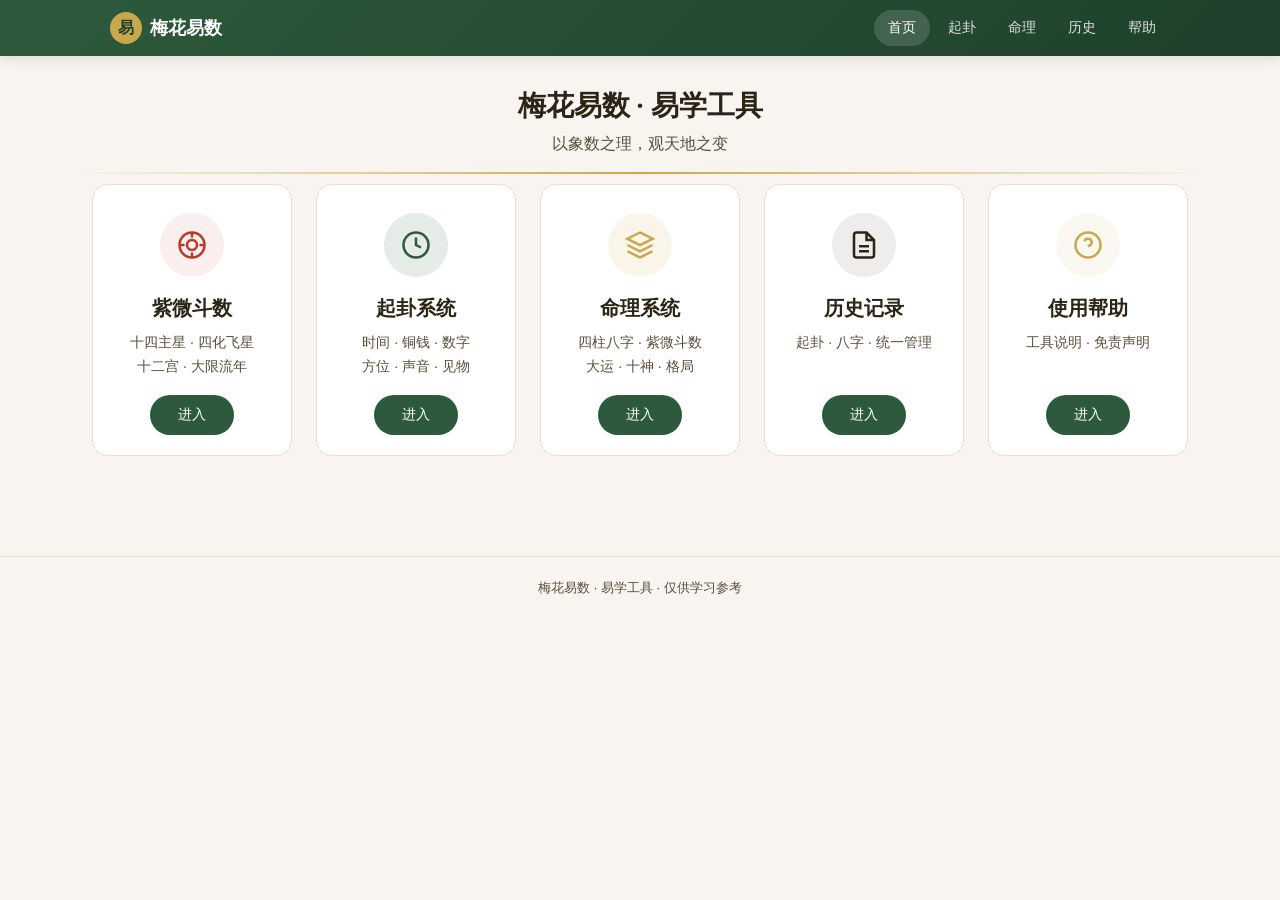
<file: index.html>
<!DOCTYPE html>
<html lang="zh-CN">
<head>
    <meta charset="UTF-8" />
    <meta name="viewport" content="width=device-width, initial-scale=1.0" />
    <title>梅花易数 · 首页</title>
    <link rel="stylesheet" href="css/style.css" />
    <style>
        .grid-3 { display: flex; flex-wrap: wrap; justify-content: center; gap: 24px; padding: 10px 0 20px 0; }
        .card-home { flex: 0 1 200px; min-width: 160px; max-width: 240px; background: white; border-radius: 16px; padding: 28px 16px 20px; text-align: center; border: 1px solid var(--xuan-border); transition: all 0.25s ease; display: flex; flex-direction: column; align-items: center; text-decoration: none; color: inherit; }
        .card-home:hover { transform: translateY(-4px); box-shadow: 0 8px 24px rgba(44,36,22,0.12); }
        .card-icon { width: 64px; height: 64px; border-radius: 50%; display: flex; align-items: center; justify-content: center; margin-bottom: 14px; }
        .card-icon svg { width: 30px; height: 30px; stroke-width: 2; fill: none; }
        .card-home h3 { font-size: 20px; font-weight: 700; margin-bottom: 6px; font-family: var(--font-serif); }
        .card-home p { font-size: 14px; color: var(--xuan-brown); margin-bottom: 16px; flex: 1; }
        .divider { height: 2px; background: linear-gradient(90deg, transparent, var(--xuan-gold), transparent); }
        @media (max-width: 480px) { .card-home { flex: 0 1 140px; min-width: 120px; padding: 20px 12px 16px; } }
    </style>
</head>
<body>
    <nav class="nav-main">
        <div class="nav-inner">
            <div class="nav-brand">
                <span class="nav-logo">易</span>
                <span class="nav-title">梅花易数</span>
            </div>
            <div class="nav-links">
                <a href="index.html" class="active">首页</a>
                <a href="qigua.html">起卦</a>
                <a href="mingli.html">命理</a>
                <a href="lishi.html">历史</a>
                <a href="bangzhu.html">帮助</a>
            </div>
        </div>
    </nav>
    <main class="container">
        <div class="text-center mb-10">
            <h2 class="page-title">梅花易数 · 易学工具</h2>
            <p class="page-subtitle">以象数之理，观天地之变</p>
            <div class="divider mx-auto w-48 mt-4"></div>
        </div>
        <div class="grid-3">
            <a href="ziwei.html" class="card-home">
                <div class="card-icon" style="background:rgba(184,58,42,0.08);">
                    <svg viewBox="0 0 24 24" stroke="#b83a2a" stroke-width="2" fill="none" width="30" height="30"><circle cx="12" cy="12" r="10"/><circle cx="12" cy="12" r="4"/><line x1="12" y1="2" x2="12" y2="6"/><line x1="12" y1="18" x2="12" y2="22"/><line x1="2" y1="12" x2="6" y2="12"/><line x1="18" y1="12" x2="22" y2="12"/></svg>
                </div>
                <h3>紫微斗数</h3>
                <p>十四主星 · 四化飞星<br>十二宫 · 大限流年</p>
                <span class="btn-primary-sm">进入</span>
            </a>
            <a href="qigua.html" class="card-home">
                <div class="card-icon" style="background:rgba(45,90,61,0.12);">
                    <svg viewBox="0 0 24 24" stroke="#2d5a3d"><circle cx="12" cy="12" r="10"/><polyline points="12 6 12 12 16 14"/></svg>
                </div>
                <h3>起卦系统</h3>
                <p>时间 · 铜钱 · 数字<br>方位 · 声音 · 见物</p>
                <span class="btn-primary-sm">进入</span>
            </a>
            <a href="mingli.html" class="card-home">
                <div class="card-icon" style="background:rgba(201,168,76,0.12);">
                    <svg viewBox="0 0 24 24" stroke="#c9a84c"><path d="M12 2L2 7l10 5 10-5-10-5z"/><path d="M2 17l10 5 10-5"/><path d="M2 12l10 5 10-5"/></svg>
                </div>
                <h3>命理系统</h3>
                <p>四柱八字 · 紫微斗数<br>大运 · 十神 · 格局</p>
                <span class="btn-primary-sm">进入</span>
            </a>
            <a href="lishi.html" class="card-home">
                <div class="card-icon" style="background:rgba(44,36,22,0.08);">
                    <svg viewBox="0 0 24 24" stroke="#2c2416"><path d="M14 2H6a2 2 0 0 0-2 2v16a2 2 0 0 0 2 2h12a2 2 0 0 0 2-2V8z"/><polyline points="14 2 14 8 20 8"/><line x1="16" y1="13" x2="8" y2="13"/><line x1="16" y1="17" x2="8" y2="17"/></svg>
                </div>
                <h3>历史记录</h3>
                <p>起卦 · 八字 · 统一管理</p>
                <span class="btn-primary-sm">进入</span>
            </a>
            <a href="bangzhu.html" class="card-home">
                <div class="card-icon" style="background:rgba(201,168,76,0.08);">
                    <svg viewBox="0 0 24 24" stroke="#c9a84c"><circle cx="12" cy="12" r="10"/><path d="M9.09 9a3 3 0 0 1 5.83 1c0 2-3 3-3 3"/><line x1="12" y1="17" x2="12.01" y2="17"/></svg>
                </div>
                <h3>使用帮助</h3>
                <p>工具说明 · 免责声明</p>
                <span class="btn-primary-sm">进入</span>
            </a>
        </div>
    </main>
    <footer class="footer">
        <p>梅花易数 · 易学工具 · 仅供学习参考</p>
    </footer>
    <script src="js/meihua-core.js"></script>
<script>
(function(){
    if(location.protocol === 'file:'){
        var div = document.createElement('div');
        div.style.cssText = 'position:fixed;top:0;left:0;right:0;z-index:9999;background:#b83a2a;color:#fff;padding:12px 16px;text-align:center;font-size:14px;line-height:1.6;';
        div.innerHTML = '⚠️ 检测到您正在用 <b>file://</b> 协议直接打开文件，这会导致部分功能（如企业微信通知）无法正常工作。<br>请使用本地服务器访问：在文件夹内运行 <code style="background:rgba(255,255,255,0.2);padding:2px 6px;border-radius:4px;">python -m http.server</code> 或 <code style="background:rgba(255,255,255,0.2);padding:2px 6px;border-radius:4px;">npx serve</code>，然后用 <b>http://localhost</b> 访问。';
        document.body.appendChild(div);
    }
})();
</script>
</body>
</html>
</file>
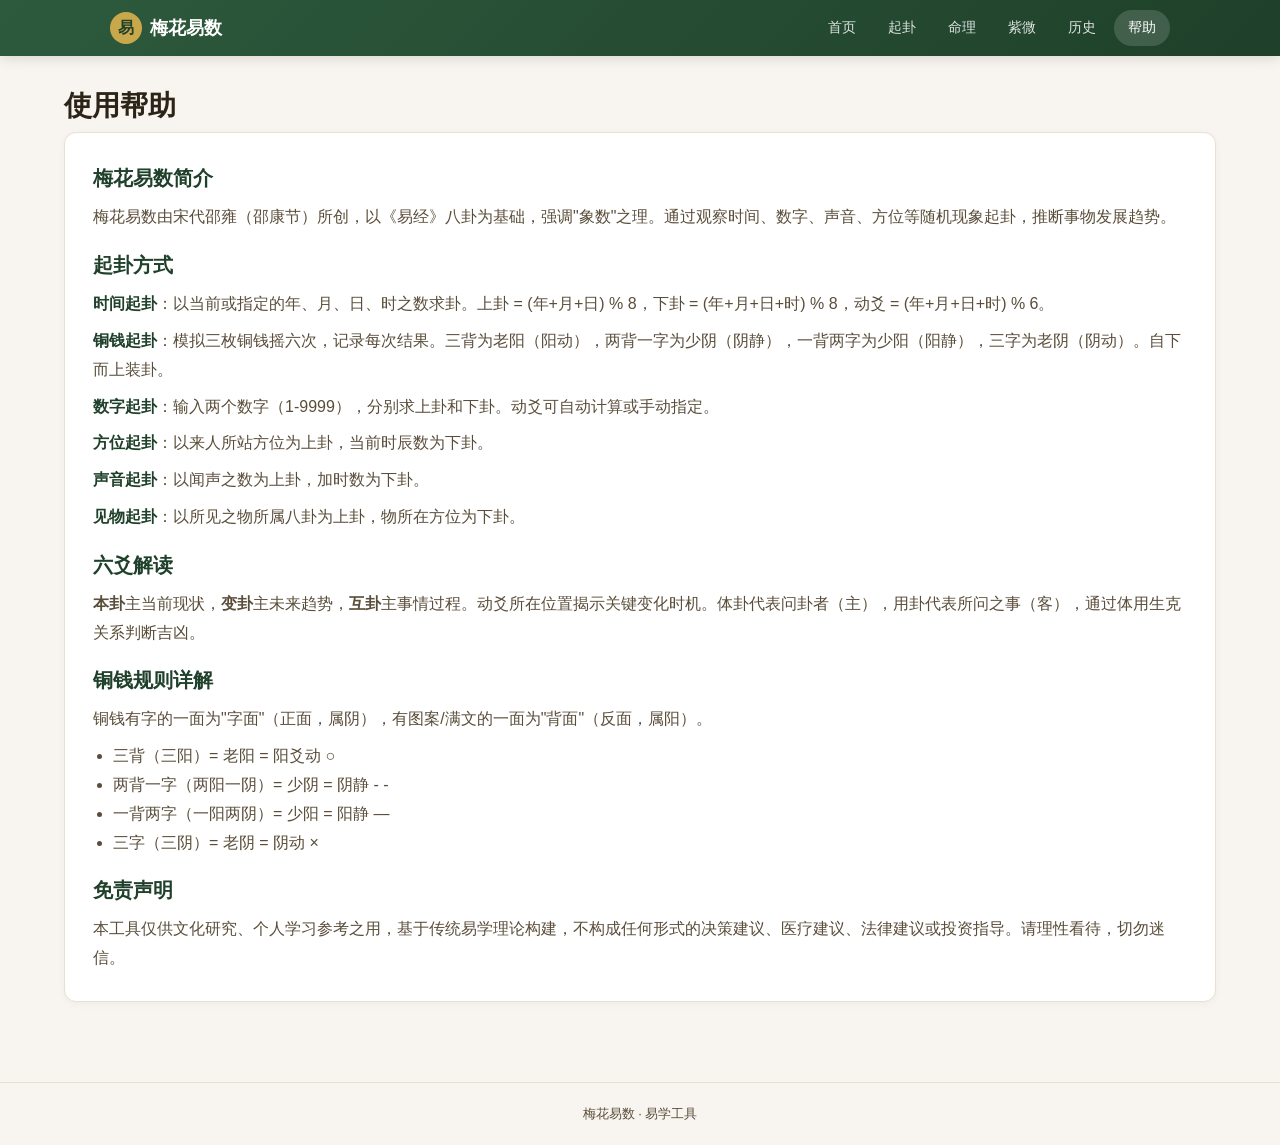
<file: bangzhu.html>
<!DOCTYPE html>
<html lang="zh-CN">
<head>
    <meta charset="UTF-8" />
    <meta name="viewport" content="width=device-width, initial-scale=1.0" />
    <title>帮助 · 梅花易数</title>
    <link rel="stylesheet" href="css/style.css" />
</head>
<body>
    <nav class="nav-main">
        <div class="nav-inner">
            <div class="nav-brand">
                <span class="nav-logo">易</span>
                <span class="nav-title">梅花易数</span>
            </div>
            <div class="nav-links">
                <a href="index.html">首页</a>
                <a href="qigua.html">起卦</a>
                <a href="mingli.html">命理</a>
                <a href="ziwei.html">紫微</a>
                <a href="lishi.html">历史</a>
                <a href="bangzhu.html" class="active">帮助</a>
            </div>
        </div>
    </nav>
    <main class="container">
        <h2 class="page-title">使用帮助</h2>
        <div class="card-white space-y-4">
            <section>
                <h3 style="font-family:var(--font-serif);font-size:20px;margin-bottom:8px;color:var(--xuan-dark);">梅花易数简介</h3>
                <p style="color:var(--xuan-brown);line-height:1.8;">梅花易数由宋代邵雍（邵康节）所创，以《易经》八卦为基础，强调"象数"之理。通过观察时间、数字、声音、方位等随机现象起卦，推断事物发展趋势。</p>
            </section>
            <section>
                <h3 style="font-family:var(--font-serif);font-size:20px;margin-bottom:8px;color:var(--xuan-dark);">起卦方式</h3>
                <div style="color:var(--xuan-brown);line-height:1.8;">
                    <p><b style="color:var(--xuan-dark);">时间起卦</b>：以当前或指定的年、月、日、时之数求卦。上卦 = (年+月+日) % 8，下卦 = (年+月+日+时) % 8，动爻 = (年+月+日+时) % 6。</p>
                    <p style="margin-top:8px;"><b style="color:var(--xuan-dark);">铜钱起卦</b>：模拟三枚铜钱摇六次，记录每次结果。三背为老阳（阳动），两背一字为少阴（阴静），一背两字为少阳（阳静），三字为老阴（阴动）。自下而上装卦。</p>
                    <p style="margin-top:8px;"><b style="color:var(--xuan-dark);">数字起卦</b>：输入两个数字（1-9999），分别求上卦和下卦。动爻可自动计算或手动指定。</p>
                    <p style="margin-top:8px;"><b style="color:var(--xuan-dark);">方位起卦</b>：以来人所站方位为上卦，当前时辰数为下卦。</p>
                    <p style="margin-top:8px;"><b style="color:var(--xuan-dark);">声音起卦</b>：以闻声之数为上卦，加时数为下卦。</p>
                    <p style="margin-top:8px;"><b style="color:var(--xuan-dark);">见物起卦</b>：以所见之物所属八卦为上卦，物所在方位为下卦。</p>
                </div>
            </section>
            <section>
                <h3 style="font-family:var(--font-serif);font-size:20px;margin-bottom:8px;color:var(--xuan-dark);">六爻解读</h3>
                <p style="color:var(--xuan-brown);line-height:1.8;"><b>本卦</b>主当前现状，<b>变卦</b>主未来趋势，<b>互卦</b>主事情过程。动爻所在位置揭示关键变化时机。体卦代表问卦者（主），用卦代表所问之事（客），通过体用生克关系判断吉凶。</p>
            </section>
            <section>
                <h3 style="font-family:var(--font-serif);font-size:20px;margin-bottom:8px;color:var(--xuan-dark);">铜钱规则详解</h3>
                <div style="color:var(--xuan-brown);line-height:1.8;">
                    <p>铜钱有字的一面为"字面"（正面，属阴），有图案/满文的一面为"背面"（反面，属阳）。</p>
                    <ul style="margin-top:8px;padding-left:20px;">
                        <li>三背（三阳）= 老阳 = 阳爻动 ○</li>
                        <li>两背一字（两阳一阴）= 少阴 = 阴静 - -</li>
                        <li>一背两字（一阳两阴）= 少阳 = 阳静 —</li>
                        <li>三字（三阴）= 老阴 = 阴动 ×</li>
                    </ul>
                </div>
            </section>
            <section>
                <h3 style="font-family:var(--font-serif);font-size:20px;margin-bottom:8px;color:var(--xuan-dark);">免责声明</h3>
                <p style="color:var(--xuan-brown);line-height:1.8;">本工具仅供文化研究、个人学习参考之用，基于传统易学理论构建，不构成任何形式的决策建议、医疗建议、法律建议或投资指导。请理性看待，切勿迷信。</p>
            </section>
        </div>
    </main>
    <footer class="footer"><p>梅花易数 · 易学工具</p></footer>
    <script src="js/meihua-core.js"></script>
</body>
</html>
</file>
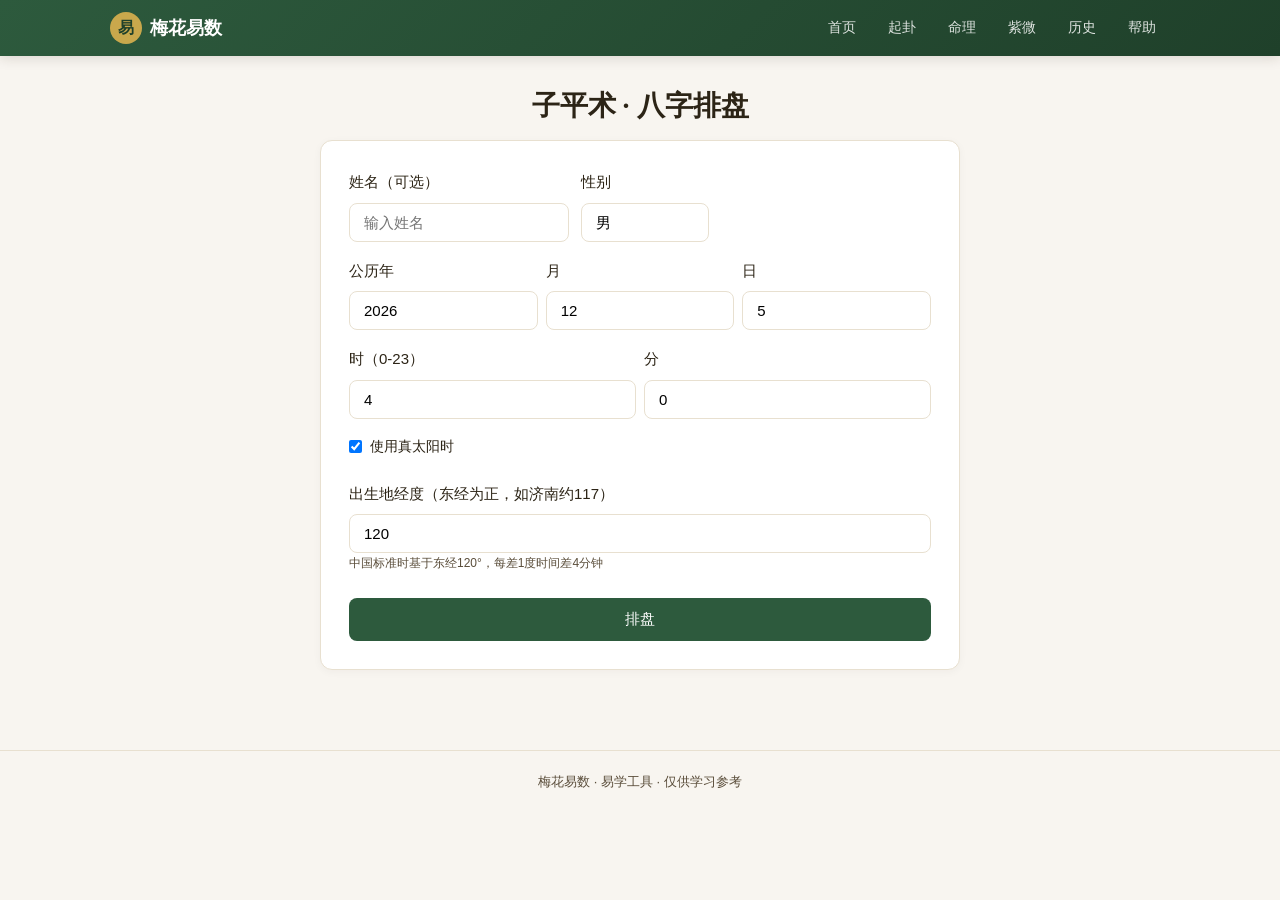
<file: bazi.html>
<!DOCTYPE html>
<html lang="zh-CN">
<head>
    <meta charset="UTF-8" />
    <meta name="viewport" content="width=device-width, initial-scale=1.0" />
    <title>八字排盘 · 命理系统</title>
    <link rel="stylesheet" href="css/style.css" />
    <style>
        .bazi-form { max-width: 640px; margin: 0 auto; }
        .bazi-grid { display: grid; grid-template-columns: repeat(4, 1fr); gap: 12px; margin-bottom: 24px; }
        .bazi-pillar { background: #fff; border: 1px solid var(--xuan-border); border-radius: 12px; padding: 16px; text-align: center; }
        .bazi-pillar .label { font-size: 12px; color: var(--xuan-brown); margin-bottom: 4px; }
        .bazi-pillar .gan { font-size: 26px; font-weight: 700; font-family: var(--font-serif); }
        .bazi-pillar .zhi { font-size: 26px; font-weight: 700; font-family: var(--font-serif); margin-top: 4px; }
        .bazi-pillar .nayin { font-size: 11px; color: var(--xuan-gold); margin-top: 4px; }
        .bazi-pillar .shishen { font-size: 12px; color: var(--xuan-green); margin-top: 2px; }
        .bazi-pillar .xunkong { font-size: 11px; color: var(--xuan-red); margin-top: 2px; }
        .canggan-list { font-size: 12px; color: var(--xuan-brown); margin-top: 6px; line-height: 1.6; }
        .dayun-table { width: 100%; border-collapse: collapse; margin-top: 12px; font-size: 14px; }
        .dayun-table th, .dayun-table td { border: 1px solid var(--xuan-border); padding: 8px; text-align: center; }
        .dayun-table th { background: var(--xuan-paper); }
        .shensha-tags { display: flex; flex-wrap: wrap; gap: 6px; margin-top: 8px; }
        .shensha-tag { background: rgba(201,168,76,0.1); color: var(--xuan-gold); border: 1px solid var(--xuan-gold); border-radius: 12px; padding: 2px 10px; font-size: 12px; }
        .info-row { display: flex; gap: 12px; flex-wrap: wrap; font-size: 13px; color: var(--xuan-brown); margin-bottom: 8px; }
        .info-row span { background: var(--xuan-paper); padding: 4px 10px; border-radius: 6px; }
        .highlight-box { background: rgba(45,90,61,0.06); border-left: 3px solid var(--xuan-green); padding: 12px 16px; border-radius: 0 8px 8px 0; margin: 12px 0; }
        .sub-nav { display: flex; gap: 4px; overflow-x: auto; padding: 8px 0; margin-bottom: 16px; -webkit-overflow-scrolling: touch; scrollbar-width: none; }
        .sub-nav::-webkit-scrollbar { display: none; }
        .sub-nav a { padding: 6px 12px; border-radius: 16px; font-size: 13px; text-decoration: none; color: var(--xuan-brown); border: 1px solid var(--xuan-border); white-space: nowrap; cursor: pointer; flex-shrink: 0; -webkit-tap-highlight-color: transparent; }
        .sub-nav a:hover, .sub-nav a.active { background: var(--xuan-green); color: #fff; border-color: var(--xuan-green); }
        .tab-view { display: none; }
        .tab-view.active { display: block; }
        .ziwei-grid { display: grid; grid-template-columns: repeat(4, 1fr); gap: 10px; }
        .ziwei-gong { background: #fff; border: 1px solid var(--xuan-border); border-radius: 10px; padding: 12px; text-align: center; min-height: 120px; }
        .ziwei-gong .gong-name { font-size: 13px; font-weight: 700; color: var(--xuan-dark); margin-bottom: 4px; }
        .ziwei-gong .gong-zhi { font-size: 11px; color: var(--xuan-brown); margin-bottom: 6px; }
        .ziwei-gong .stars { display: flex; flex-wrap: wrap; gap: 3px; justify-content: center; }
        .ziwei-gong .star { font-size: 11px; padding: 2px 6px; border-radius: 8px; }
        .star-main { background: rgba(201,168,76,0.15); color: var(--xuan-gold); border: 1px solid var(--xuan-gold); }
        .star-aux { background: rgba(45,90,61,0.1); color: var(--xuan-green); border: 1px solid var(--xuan-green); }
        .star-sha { background: rgba(184,58,42,0.1); color: var(--xuan-red); border: 1px solid var(--xuan-red); }
        .ziwei-gong.ming { border-color: var(--xuan-green); box-shadow: 0 0 0 2px rgba(45,90,61,0.1); }
        .ziwei-gong.shen { border-color: var(--xuan-gold); }

        @media (max-width: 768px) { 
            .bazi-grid { grid-template-columns: repeat(2, 1fr); gap: 8px; } 
            .bazi-pillar { padding: 12px 8px; }
            .bazi-pillar .gan, .bazi-pillar .zhi { font-size: 22px; }
            .dayun-table { font-size: 12px; }
            .dayun-table th, .dayun-table td { padding: 6px 4px; }
            .ziwei-grid { grid-template-columns: repeat(2, 1fr); gap: 8px; }
            .ziwei-gong { padding: 10px 8px; min-height: 100px; }
            .sub-nav a { padding: 5px 10px; font-size: 12px; }
        }
        @media (max-width: 480px) {
            .bazi-grid { grid-template-columns: repeat(2, 1fr); }
            .bazi-pillar .gan, .bazi-pillar .zhi { font-size: 20px; }
            .canggan-list { font-size: 11px; }
            .dayun-table { font-size: 11px; }
            .dayun-table th, .dayun-table td { padding: 5px 3px; }
            .info-row { gap: 6px; font-size: 12px; }
            .info-row span { padding: 3px 8px; }
            .ziwei-grid { grid-template-columns: repeat(2, 1fr); gap: 6px; }
            .ziwei-gong { padding: 8px 6px; min-height: 90px; }
            .ziwei-gong .gong-name { font-size: 12px; }
            .ziwei-gong .star { font-size: 10px; padding: 1px 4px; }
            .sub-nav a { padding: 5px 8px; font-size: 11px; }
            .shensha-tag { font-size: 11px; padding: 2px 8px; }
        }
    </style>
</head>
<body>
    <nav class="nav-main">
        <div class="nav-inner">
            <div class="nav-brand"><span class="nav-logo">易</span><span class="nav-title">梅花易数</span></div>
            <div class="nav-links">
                <a href="index.html">首页</a>
                <a href="qigua.html">起卦</a>
                <a href="mingli.html">命理</a>
                <a href="ziwei.html">紫微</a>
                <a href="lishi.html">历史</a>
                <a href="bangzhu.html">帮助</a>
            </div>
        </div>
    </nav>
    <main class="container">
        <h2 class="page-title text-center mb-4">子平术 · 八字排盘</h2>

        <!-- 输入区域 -->
        <div id="input-section" class="card-white bazi-form">
            <div class="space-y-4 mb-6">
                <div class="flex gap-3">
                    <div class="flex-1">
                        <label class="block font-medium mb-2">姓名（可选）</label>
                        <input type="text" id="b-name" placeholder="输入姓名" class="w-full" />
                    </div>
                    <div class="w-32">
                        <label class="block font-medium mb-2">性别</label>
                        <select id="b-gender" class="w-full" style="padding:10px 14px;border:1px solid var(--xuan-border);border-radius:8px;background:#fff;">
                            <option value="男">男</option>
                            <option value="女">女</option>
                        </select>
                    </div>
                </div>
                <div class="grid grid-cols-3 gap-2">
                    <div><label class="block font-medium mb-2">公历年</label><input type="number" id="b-year" class="w-full" /></div>
                    <div><label class="block font-medium mb-2">月</label><input type="number" id="b-month" min="1" max="12" class="w-full" /></div>
                    <div><label class="block font-medium mb-2">日</label><input type="number" id="b-day" min="1" max="31" class="w-full" /></div>
                </div>
                <div class="grid grid-cols-2 gap-2">
                    <div><label class="block font-medium mb-2">时（0-23）</label><input type="number" id="b-hour" min="0" max="23" class="w-full" /></div>
                    <div><label class="block font-medium mb-2">分</label><input type="number" id="b-minute" min="0" max="59" value="0" class="w-full" /></div>
                </div>
                <div class="flex gap-3 items-center">
                    <label class="flex items-center gap-2 cursor-pointer">
                        <input type="checkbox" id="b-true-time" checked />
                        <span class="text-sm">使用真太阳时</span>
                    </label>
                </div>
                <div>
                    <label class="block font-medium mb-2">出生地经度（东经为正，如济南约117）</label>
                    <input type="number" id="b-longitude" step="0.1" value="120" class="w-full" />
                    <p class="text-xs text-xuan-brown mt-1">中国标准时基于东经120°，每差1度时间差4分钟</p>
                </div>
            </div>
            <button onclick="doPaiPan()" class="btn-primary w-full py-3 text-lg">排盘</button>
        </div>

        <!-- 结果区域 -->
        <div id="result-section" class="hidden">
            <div class="sub-nav" id="sub-nav">
                <a onclick="switchView('overview')" class="active" data-view="overview">总览</a>
                <a onclick="switchView('pattern')" data-view="pattern">格局</a>
                <a onclick="switchView('yongshen')" data-view="yongshen">用神</a>
                <a onclick="switchView('shensha')" data-view="shensha">神煞</a>
                <a onclick="switchView('dayun')" data-view="dayun">大运</a>
                <a onclick="switchView('minggong')" data-view="minggong">命宫</a>
                <a onclick="switchView('liuqin')" data-view="liuqin">六亲</a>
                <a onclick="switchView('zhuanxiang')" data-view="zhuanxiang">专项</a>
                <a onclick="switchView('wuxing')" data-view="wuxing">五行</a>
                <a onclick="switchView('congge')" data-view="congge">从格</a>
                <a onclick="switchView('huaqi')" data-view="huaqi">化气</a>
                <a onclick="switchView('qiangruo')" data-view="qiangruo">强弱</a>
                <a onclick="switchView('suiyun')" data-view="suiyun">岁运</a>
            </div>
            <div id="content">
                <div id="view-overview" class="tab-view active"></div>
                <div id="view-pattern" class="tab-view"></div>
                <div id="view-yongshen" class="tab-view"></div>
                <div id="view-shensha" class="tab-view"></div>
                <div id="view-dayun" class="tab-view"></div>
                <div id="view-minggong" class="tab-view"></div>
                <div id="view-liuqin" class="tab-view"></div>
                <div id="view-zhuanxiang" class="tab-view"></div>
                <div id="view-wuxing" class="tab-view"></div>
                <div id="view-congge" class="tab-view"></div>
                <div id="view-huaqi" class="tab-view"></div>
                <div id="view-qiangruo" class="tab-view"></div>
                <div id="view-suiyun" class="tab-view"></div>
            </div>
            <div class="mt-4 flex gap-3 flex-wrap justify-center">
                <button onclick="saveCurrentBazi()" class="btn-outline">保存命盘</button>
                <button onclick="location.reload()" class="btn-outline">重新排盘</button>
                <a href="lishi.html" class="btn-outline">查看历史</a>
            </div>
        </div>
    </main>
    <footer class="footer"><p>梅花易数 · 易学工具 · 仅供学习参考</p></footer>

    <script src="js/bazi-data.js"></script>
    <script src="js/bazi-engine.js"></script>
    <script src="js/bazi-main.js"></script>
    <script>
        let baziData = null;

        function setNow() {
            let n = new Date();
            document.getElementById('b-year').value = n.getFullYear();
            document.getElementById('b-month').value = n.getMonth() + 1;
            document.getElementById('b-day').value = n.getDate();
            document.getElementById('b-hour').value = n.getHours();
            document.getElementById('b-minute').value = n.getMinutes();
        }
        window.onload = function() {
            setNow();
            // 检查是否从历史记录跳转过来
            const saved = sessionStorage.getItem('baziResult');
            if (saved) {
                try {
                    let record = JSON.parse(saved);
                    baziData = record;
                    document.getElementById('input-section').classList.add('hidden');
                    document.getElementById('result-section').classList.remove('hidden');
                    switchView('overview');
                    sessionStorage.removeItem('baziResult');
                } catch(e) {}
            }
        };

        function doPaiPan() {
            let name = document.getElementById('b-name').value.trim();
            let gender = document.getElementById('b-gender').value;
            let year = parseInt(document.getElementById('b-year').value);
            let month = parseInt(document.getElementById('b-month').value);
            let day = parseInt(document.getElementById('b-day').value);
            let hour = parseInt(document.getElementById('b-hour').value) || 0;
            let minute = parseInt(document.getElementById('b-minute').value) || 0;
            let useTrue = document.getElementById('b-true-time').checked;
            let lon = parseFloat(document.getElementById('b-longitude').value) || 120;
            if (!year || !month || !day) { alert('请填写完整出生日期'); return; }
            let result = window.paiPan(name, gender, year, month, day, hour, minute, lon, useTrue);
            sessionStorage.setItem('baziResult', JSON.stringify(result));
            if (window.saveBaziHistory) {
                let savedId = window.saveBaziHistory(result);
                console.log('八字已自动保存，编号：' + savedId);
            }
            baziData = result;
            document.getElementById('input-section').classList.add('hidden');
            document.getElementById('result-section').classList.remove('hidden');
            switchView('overview');
        }

        function switchView(view) {
            document.querySelectorAll('#sub-nav a').forEach(a => a.classList.remove('active'));
            document.querySelector('#sub-nav a[data-view="'+view+'"]')?.classList.add('active');
            document.querySelectorAll('.tab-view').forEach(v => v.classList.remove('active'));
            document.getElementById('view-'+view).classList.add('active');
            if (view === 'overview') renderOverview();
            else if (view === 'pattern') renderPattern();
            else if (view === 'yongshen') renderYongShen();
            else if (view === 'shensha') renderShenSha();
            else if (view === 'dayun') renderDaYun();
            else if (view === 'minggong') renderMingGong();
            else if (view === 'liuqin') renderLiuQin();
            else if (view === 'zhuanxiang') renderZhuanXiang();
            else if (view === 'wuxing') renderWuXing();
            else if (view === 'congge') renderCongGe();
            else if (view === 'huaqi') renderHuaQi();
            else if (view === 'qiangruo') renderQiangRuo();
            else if (view === 'suiyun') renderSuiYun();
        }

        function loadBaziData() {
            if (baziData) return true;
            const raw = sessionStorage.getItem('baziResult');
            if (!raw) { 
                document.getElementById('content').innerHTML = '<p class="text-xuan-red text-center py-10">未找到命盘数据，请先排盘。</p>'; 
                return false; 
            }
            baziData = JSON.parse(raw); 
            return true;
        }

        function renderBasicInfo(r) {
            let bt = r.birthTime, tt = r.trueTime;
            let timeNote = (tt.year !== bt.year || tt.month !== bt.month || tt.day !== bt.day || tt.hour !== bt.hour) ?
                '<div class="text-sm text-xuan-red mt-1">真太阳时：'+tt.year+'-'+tt.month+'-'+tt.day+' '+String(tt.hour).padStart(2,'0')+':'+String(tt.minute).padStart(2,'0')+'</div>' : '';
            return '<div class="card-white mb-6"><h3 class="font-serif text-xl font-bold mb-3">'+(r.name || '命盘')+' · '+r.gender+'命 · '+r.riGan+r.riZhi+'日</h3><div class="info-row"><span>公历：'+bt.year+'-'+bt.month+'-'+bt.day+' '+String(bt.hour).padStart(2,'0')+':'+String(bt.minute).padStart(2,'0')+'</span><span>日主：'+r.riGan+'（'+window.TG_WU_XING[r.riGan]+'）</span></div>'+timeNote+'</div>';
        }

        function renderSiZhu(r) {
            let s = r.siZhu, ss = r.shiShen, ny = r.naYin, xk = r.xunKong, cg = r.cangGan;
            return '<div class="bazi-grid">'+
                '<div class="bazi-pillar"><div class="label">年柱</div><div class="gan">'+s.year.gan+'<div class="shishen">'+ss.year.gan+'</div></div><div class="zhi">'+s.year.zhi+'<div class="shishen">'+ss.year.zhi+'</div></div><div class="nayin">'+ny.year+'</div><div class="xunkong">空亡 '+xk.year+'</div><div class="canggan-list">藏：'+cg.year.map(g=>g+window.getShiShen(r.riGan,g)).join('、')+'</div></div>'+
                '<div class="bazi-pillar"><div class="label">月柱</div><div class="gan">'+s.month.gan+'<div class="shishen">'+ss.month.gan+'</div></div><div class="zhi">'+s.month.zhi+'<div class="shishen">'+ss.month.zhi+'</div></div><div class="nayin">'+ny.month+'</div><div class="xunkong">空亡 '+xk.month+'</div><div class="canggan-list">藏：'+cg.month.map(g=>g+window.getShiShen(r.riGan,g)).join('、')+'</div></div>'+
                '<div class="bazi-pillar" style="border-color:var(--xuan-green);box-shadow:0 0 0 2px rgba(45,90,61,0.1);"><div class="label">日柱（日主）</div><div class="gan text-xuan-green">'+s.day.gan+'<div class="shishen">'+ss.day.gan+'</div></div><div class="zhi text-xuan-green">'+s.day.zhi+'<div class="shishen">'+ss.day.zhi+'</div></div><div class="nayin">'+ny.day+'</div><div class="xunkong">空亡 '+xk.day+'</div><div class="canggan-list">藏：'+cg.day.map(g=>g+window.getShiShen(r.riGan,g)).join('、')+'</div></div>'+
                '<div class="bazi-pillar"><div class="label">时柱</div><div class="gan">'+s.time.gan+'<div class="shishen">'+ss.time.gan+'</div></div><div class="zhi">'+s.time.zhi+'<div class="shishen">'+ss.time.zhi+'</div></div><div class="nayin">'+ny.time+'</div><div class="xunkong">空亡 '+xk.time+'</div><div class="canggan-list">藏：'+cg.time.map(g=>g+window.getShiShen(r.riGan,g)).join('、')+'</div></div>'+
            '</div>';
        }

        function renderOverview() {
            if (!loadBaziData()) return;
            let r = baziData, s = r.siZhu;
            let zhiList = [s.year.zhi, s.month.zhi, s.day.zhi, s.time.zhi];
            let dzRelation = window.getDiZhiRelation(zhiList);
            let tianGanHe = window.getTianGanHe([s.year.gan, s.month.gan, s.day.gan, s.time.gan]);
            let geJu = window.getGeJu(r.riGan, s.month.zhi, s.month.gan, s);
            let tiaoHou = window.getTiaoHou(r.riGan, s.month.zhi);
            let xiYong = window.getXiYongShen(r.riGan, r.wangShuai, s);
            let wxStats = window.getWuXingStats(s, r.cangGan);
            let allSS = window.getAllShenSha(s.day.ganZhi, s.year.ganZhi, s.month.ganZhi, s);
            let tyMg = window.getTaiYuanMingGong(r.riGan, s.month.ganZhi, s.time.ganZhi, s.year.ganZhi);
            let dyJiXiong = window.getDaYunJiXiong(r.riGan, window.TG_WU_XING[r.riGan], r.daYun.daYun, r.wangShuai);
            let zhuanXiang = window.getZhuanXiang(r.riGan, r.gender, s, r.shiShen, r.wangShuai, allSS);
            // 从格、化气、强弱、岁运
            let congGe = r.congGe || { isCongGe: false, congType: '', desc: '', stats: {} };
            let huaQi = r.huaQi || { isHuaQi: false, type: '', desc: '' };
            let riZhuDetail = r.riZhuDetail || { desc: '', deLing: '', deLingScore: 0, deDi: [], deDiScore: 0, deShi: [], deShiScore: 0, totalScore: 0, level: '' };
            let dyRelation = r.dyRelation || [];
            let liuNian = window.getLiuNian(r.birthTime.year, 10);

            let dzRelHtml = '';
            if (dzRelation.hasRelation) {
                let parts = [];
                if (dzRelation.he.length) parts.push('<span style="color:var(--xuan-green)">合：'+dzRelation.he.join('、')+'</span>');
                if (dzRelation.chong.length) parts.push('<span style="color:var(--xuan-red)">冲：'+dzRelation.chong.join('、')+'</span>');
                if (dzRelation.sanHe.length) parts.push('<span style="color:var(--xuan-gold)">三合：'+dzRelation.sanHe.join('、')+'</span>');
                if (dzRelation.xing.length) parts.push('<span style="color:#b83a2a">刑：'+dzRelation.xing.join('、')+'</span>');
                if (dzRelation.hai.length) parts.push('<span style="color:#666">害：'+dzRelation.hai.join('、')+'</span>');
                if (dzRelation.po.length) parts.push('<span style="color:#999">破：'+dzRelation.po.join('、')+'</span>');
                dzRelHtml = '<div class="mt-2 text-sm">'+parts.join('　')+'</div>';
            }
            let tianGanHeHtml = tianGanHe.length ? '<div class="mt-2 text-sm"><span style="color:var(--xuan-green)">天干合：'+tianGanHe.join('、')+'</span></div>' : '';

            // 从格HTML
            let congGeHtml = '';
            if (congGe.isCongGe) {
                congGeHtml = '<div class="highlight-box" style="border-left-color:var(--xuan-red)"><p class="text-xuan-red font-medium text-lg">'+congGe.congType+'</p><p class="text-sm text-xuan-brown mt-1">'+congGe.desc+'</p><div class="mt-2 grid grid-cols-3 gap-2 text-sm"><div class="p-2 bg-white rounded">印星：'+congGe.stats.yinCount+'</div><div class="p-2 bg-white rounded">比劫：'+congGe.stats.biJieCount+'</div><div class="p-2 bg-white rounded">财星：'+congGe.stats.caiCount+'</div><div class="p-2 bg-white rounded">官杀：'+congGe.stats.guanCount+'</div><div class="p-2 bg-white rounded">食伤：'+congGe.stats.shiCount+'</div><div class="p-2 bg-white rounded">通根：'+(congGe.stats.hasRoot?'有':'无')+'</div></div></div>';
            } else {
                congGeHtml = '<div class="p-3 bg-xuan-paper rounded-lg"><p class="text-xuan-brown">非从格，日主有根有气，按正格论命。</p><div class="mt-2 grid grid-cols-3 gap-2 text-sm"><div class="p-2 bg-white rounded border">印星：'+congGe.stats.yinCount+'</div><div class="p-2 bg-white rounded border">比劫：'+congGe.stats.biJieCount+'</div><div class="p-2 bg-white rounded border">财星：'+congGe.stats.caiCount+'</div><div class="p-2 bg-white rounded border">官杀：'+congGe.stats.guanCount+'</div><div class="p-2 bg-white rounded border">食伤：'+congGe.stats.shiCount+'</div><div class="p-2 bg-white rounded border">通根：'+(congGe.stats.hasRoot?'有':'无')+'</div></div></div>';
            }

            // 化气格HTML
            let huaQiHtml = '';
            if (huaQi.isHuaQi) {
                huaQiHtml = '<div class="highlight-box" style="border-left-color:var(--xuan-gold)"><p class="text-xuan-gold font-medium text-lg">'+huaQi.type+'</p><p class="text-sm text-xuan-brown mt-1">'+huaQi.desc+'</p></div>';
            } else {
                huaQiHtml = '<div class="p-3 bg-xuan-paper rounded-lg"><p class="text-xuan-brown">非化气格。需日干与邻干相合，生于化神当令之月，且化神透出、无克制化神之神。</p></div>';
            }

            // 日主强弱HTML
            let qiangRuoHtml = '<div class="space-y-3">';
            qiangRuoHtml += '<div class="p-3 bg-xuan-paper rounded-lg"><div class="flex justify-between items-center mb-2"><span class="font-medium text-xuan-green">一、得令（月令）</span><span class="text-xuan-gold font-bold">+'+riZhuDetail.deLingScore.toFixed(1)+'</span></div><p class="text-sm text-xuan-brown">'+riZhuDetail.deLingDesc+'</p><p class="text-sm text-xuan-dark mt-1">结论：<b>'+riZhuDetail.deLing+'</b></p></div>';
            qiangRuoHtml += '<div class="p-3 bg-xuan-paper rounded-lg"><div class="flex justify-between items-center mb-2"><span class="font-medium text-xuan-green">二、得地（通根）</span><span class="text-xuan-gold font-bold">+'+riZhuDetail.deDiScore.toFixed(1)+'</span></div>';
            if (riZhuDetail.deDi && riZhuDetail.deDi.some(d => d.type !== '无根')) {
                qiangRuoHtml += '<div class="grid grid-cols-2 gap-2 text-sm">';
                riZhuDetail.deDi.forEach(d => { if (d.type !== '无根') qiangRuoHtml += '<div class="p-2 bg-white rounded border"><span class="text-xuan-brown">'+d.pos+d.zhi+'</span><span class="text-xuan-dark font-medium"> '+d.type+'</span><span class="text-xuan-gold"> +'+d.weight.toFixed(1)+'</span></div>'; });
                qiangRuoHtml += '</div>';
            } else { qiangRuoHtml += '<p class="text-sm text-xuan-red">地支无根</p>'; }
            qiangRuoHtml += '</div>';
            qiangRuoHtml += '<div class="p-3 bg-xuan-paper rounded-lg"><div class="flex justify-between items-center mb-2"><span class="font-medium text-xuan-green">三、得势（天干帮扶）</span><span class="text-xuan-gold font-bold">+'+riZhuDetail.deShiScore.toFixed(1)+'</span></div>';
            if (riZhuDetail.deShi && riZhuDetail.deShi.some(d => d.shiShen !== '无助')) {
                qiangRuoHtml += '<div class="grid grid-cols-2 gap-2 text-sm">';
                riZhuDetail.deShi.forEach(d => { if (d.shiShen !== '无助') qiangRuoHtml += '<div class="p-2 bg-white rounded border"><span class="text-xuan-brown">'+d.pos+d.gan+'</span><span class="text-xuan-dark font-medium"> '+d.shiShen+'</span><span class="text-xuan-gold"> +'+d.weight.toFixed(1)+'</span></div>'; });
                qiangRuoHtml += '</div>';
            } else { qiangRuoHtml += '<p class="text-sm text-xuan-red">天干无助</p>'; }
            qiangRuoHtml += '</div>';
            qiangRuoHtml += '<div class="highlight-box"><p class="text-xuan-dark font-medium">综合评分：'+riZhuDetail.totalScore.toFixed(1)+'分</p><p class="text-xuan-red font-bold text-lg">日主：'+riZhuDetail.level+'</p></div>';
            qiangRuoHtml += '</div>';

            // 岁运关系HTML
            let suiYunHtml = '';
            if (dyRelation && dyRelation.length > 0) {
                suiYunHtml = '<div class="space-y-2">';
                dyRelation.forEach(rel => {
                    const color = rel.jiXiong === '吉' ? 'var(--xuan-green)' : rel.jiXiong === '大凶' ? 'var(--xuan-red)' : 'var(--xuan-brown)';
                    suiYunHtml += '<div class="p-3 bg-xuan-paper rounded-lg border-l-4" style="border-left-color:'+color+'"><div class="flex justify-between items-center"><span class="font-medium">'+rel.type+'</span><span style="color:'+color+';font-weight:bold">'+rel.jiXiong+'</span></div><p class="text-sm text-xuan-brown mt-1">'+rel.desc+'</p></div>';
                });
                suiYunHtml += '</div>';
            } else { suiYunHtml = '<p class="text-xuan-brown">当前大运与四柱无显著冲合关系。</p>'; }

            // 流年HTML
            let liuNianHtml = '<div class="flex flex-wrap gap-2">';
            liuNian.forEach(ln => {
                liuNianHtml += '<div class="p-2 bg-xuan-paper rounded-lg text-center" style="min-width:60px;"><div class="font-serif font-bold">'+ln.ganZhi+'</div><div class="text-xs text-xuan-brown">'+ln.year+'年</div></div>';
            });
            liuNianHtml += '</div>';

            document.getElementById('view-overview').innerHTML = 
                renderBasicInfo(r) + renderSiZhu(r) + dzRelHtml + tianGanHeHtml +
                '<div class="card-white mb-6"><h3 class="font-serif text-lg font-bold mb-3">格局 · 用神 · 旺衰</h3><div class="space-y-3"><div class="highlight-box"><p class="text-xuan-dark font-medium">'+geJu.geJu+'格（'+geJu.source+'：'+geJu.target+'）</p><p class="text-sm text-xuan-brown mt-1">'+geJu.desc+'</p></div><div class="p-3 bg-xuan-paper rounded-lg"><p class="text-sm text-xuan-green font-medium">调候用神</p><p class="text-xuan-dark">'+tiaoHou.desc+'</p></div><div class="p-3 bg-xuan-paper rounded-lg"><p class="text-sm text-xuan-green font-medium">喜用神</p><p class="text-xuan-dark">'+xiYong.desc+'</p></div><div class="highlight-box"><p class="text-xuan-dark font-medium">'+r.wangShuai.desc+'</p></div></div></div>'+
                '<div class="card-white mb-6"><h3 class="font-serif text-lg font-bold mb-3">从格判定</h3>'+congGeHtml+'</div>'+
                '<div class="card-white mb-6"><h3 class="font-serif text-lg font-bold mb-3">化气格判定</h3>'+huaQiHtml+'</div>'+
                '<div class="card-white mb-6"><h3 class="font-serif text-lg font-bold mb-3">日主强弱三要素详析</h3>'+qiangRuoHtml+'</div>'+
                '<div class="card-white mb-6"><h3 class="font-serif text-lg font-bold mb-3">五行 · 神煞</h3><div class="p-3 bg-xuan-paper rounded-lg mb-3"><p class="text-xuan-dark">'+wxStats.desc+'</p></div><div class="flex flex-wrap gap-2">'+(allSS.length ? allSS.map(sh=>'<span class="shensha-tag">'+sh.name+'</span>').join('') : '<span class="text-sm text-xuan-brown">无主要神煞</span>')+'</div></div>'+
                '<div class="card-white mb-6"><h3 class="font-serif text-lg font-bold mb-3">胎元 · 命宫 · 身宫</h3><div class="grid grid-cols-3 gap-3"><div class="p-3 bg-xuan-paper rounded-lg text-center"><div class="text-sm text-xuan-brown">胎元</div><div class="font-serif text-xl font-bold">'+tyMg.taiYuan+'</div></div><div class="p-3 bg-xuan-paper rounded-lg text-center"><div class="text-sm text-xuan-brown">命宫</div><div class="font-serif text-xl font-bold">'+tyMg.mingGong+'</div></div><div class="p-3 bg-xuan-paper rounded-lg text-center"><div class="text-sm text-xuan-brown">身宫</div><div class="font-serif text-xl font-bold">'+tyMg.shenGong+'</div></div></div></div>'+
                '<div class="card-white mb-6"><h3 class="font-serif text-lg font-bold mb-3">大运（'+r.daYun.isForward+'，'+r.daYun.qiYunAge+'岁'+r.daYun.qiYunMonth+'个月起运）</h3><table class="dayun-table"><tr><th>大运</th><th>年龄</th><th>年份</th><th>十神</th><th>吉凶</th></tr>'+dyJiXiong.map(d=>'<tr><td class="font-serif font-bold">'+d.ganZhi+'</td><td>'+d.age+'</td><td>'+r.daYun.daYun.find(x=>x.ganZhi===d.ganZhi)?.startYear+'-'+r.daYun.daYun.find(x=>x.ganZhi===d.ganZhi)?.endYear+'</td><td>'+d.shiShen+'</td><td style="color:'+(d.jiXiong==='吉'?'var(--xuan-green)':d.jiXiong==='凶'?'var(--xuan-red)':'var(--xuan-brown)')+';font-weight:bold">'+d.jiXiong+'</td></tr>').join('')+'</table></div>'+
                '<div class="card-white mb-6"><h3 class="font-serif text-lg font-bold mb-3">大运与四柱关系</h3>'+suiYunHtml+'</div>'+
                '<div class="card-white mb-6"><h3 class="font-serif text-lg font-bold mb-3">流年（前10年）</h3>'+liuNianHtml+'</div>'+
                '<div class="card-white mb-6"><h3 class="font-serif text-lg font-bold mb-3">专项详析</h3><div class="space-y-3"><div class="p-3 bg-xuan-paper rounded-lg"><div class="text-sm text-xuan-green font-medium">婚姻</div><div class="text-sm text-xuan-dark">'+zhuanXiang.marriage+'</div></div><div class="p-3 bg-xuan-paper rounded-lg"><div class="text-sm text-xuan-green font-medium">事业</div><div class="text-sm text-xuan-dark">'+zhuanXiang.career+'</div></div><div class="p-3 bg-xuan-paper rounded-lg"><div class="text-sm text-xuan-green font-medium">健康</div><div class="text-sm text-xuan-dark">'+zhuanXiang.health+'</div></div><div class="p-3 bg-xuan-paper rounded-lg"><div class="text-sm text-xuan-green font-medium">财运</div><div class="text-sm text-xuan-dark">'+zhuanXiang.wealth+'</div></div></div></div>';
        }

        function renderPattern() {
            if (!loadBaziData()) return;
            let r = baziData, s = r.siZhu;
            let geJu = window.getGeJu(r.riGan, s.month.zhi, s.month.gan, s);
            let zhiList = [s.year.zhi, s.month.zhi, s.day.zhi, s.time.zhi];
            let dzRelation = window.getDiZhiRelation(zhiList);
            let tianGanHe = window.getTianGanHe([s.year.gan, s.month.gan, s.day.gan, s.time.gan]);
            let dzRelHtml = '';
            if (dzRelation.hasRelation) {
                let parts = [];
                if (dzRelation.he.length) parts.push('<span style="color:var(--xuan-green)">合：'+dzRelation.he.join('、')+'</span>');
                if (dzRelation.chong.length) parts.push('<span style="color:var(--xuan-red)">冲：'+dzRelation.chong.join('、')+'</span>');
                if (dzRelation.sanHe.length) parts.push('<span style="color:var(--xuan-gold)">三合：'+dzRelation.sanHe.join('、')+'</span>');
                if (dzRelation.xing.length) parts.push('<span style="color:#b83a2a">刑：'+dzRelation.xing.join('、')+'</span>');
                if (dzRelation.hai.length) parts.push('<span style="color:#666">害：'+dzRelation.hai.join('、')+'</span>');
                if (dzRelation.po.length) parts.push('<span style="color:#999">破：'+dzRelation.po.join('、')+'</span>');
                dzRelHtml = '<div class="mt-2 text-sm">'+parts.join('　')+'</div>';
            }
            let tgHeHtml = tianGanHe.length ? '<div class="mt-2 text-sm"><span style="color:var(--xuan-green)">天干合：'+tianGanHe.join('、')+'</span></div>' : '';
            document.getElementById('view-pattern').innerHTML = 
                renderBasicInfo(r) + renderSiZhu(r) + dzRelHtml + tgHeHtml +
                '<div class="card-white mb-6"><h3 class="font-serif text-lg font-bold mb-3">格局判定</h3><div class="highlight-box"><p class="text-xuan-dark font-medium">'+geJu.geJu+'格（'+geJu.source+'：'+geJu.target+'）</p><p class="text-sm text-xuan-brown mt-2">'+geJu.desc+'</p></div></div>'+
                '<div class="card-white mb-6"><h3 class="font-serif text-lg font-bold mb-3">格局说明</h3><div class="space-y-3 text-sm text-xuan-brown"><p><b>正官格：</b>月令本气或透干为正官，主贵气、守规矩、有责任感。官星得用，仕途有望。</p><p><b>七杀格：</b>月令本气或透干为七杀，主威严、果断、有魄力。杀重需制化，食神制杀或印化杀为权。</p><p><b>正印格：</b>月令本气或透干为正印，主仁慈、学识、有贵人庇护。印旺需财破，否则易懒散。</p><p><b>偏印格：</b>月令本气或透干为偏印，主聪明、偏门技艺、心思细腻。枭神夺食需防。</p><p><b>正财格：</b>月令本气或透干为正财，主务实、勤俭、重视物质生活。财旺需身旺方能任财。</p><p><b>偏财格：</b>月令本气或透干为偏财，主慷慨、善交际、有商业头脑。偏财旺宜经商。</p><p><b>食神格：</b>月令本气或透干为食神，主温和、才华、口福、艺术天赋。食神生财，富贵自然来。</p><p><b>伤官格：</b>月令本气或透干为伤官，主聪明、叛逆、才华横溢。伤官配印，贵不可言。</p></div></div>';
        }

        function renderYongShen() {
            if (!loadBaziData()) return;
            let r = baziData, s = r.siZhu;
            let tiaoHou = window.getTiaoHou(r.riGan, s.month.zhi);
            let xiYong = window.getXiYongShen(r.riGan, r.wangShuai, s);
            document.getElementById('view-yongshen').innerHTML = 
                renderBasicInfo(r) + renderSiZhu(r) +
                '<div class="card-white mb-6"><h3 class="font-serif text-lg font-bold mb-3">调候用神</h3><div class="highlight-box"><p class="text-xuan-dark font-medium">'+tiaoHou.desc+'</p></div></div>'+
                '<div class="card-white mb-6"><h3 class="font-serif text-lg font-bold mb-3">喜用神</h3><div class="space-y-3"><div class="p-3 bg-xuan-paper rounded-lg"><p class="text-sm text-xuan-green font-medium">喜神</p><p class="text-xuan-dark">'+xiYong.xiShen+'</p></div><div class="p-3 bg-xuan-paper rounded-lg"><p class="text-sm text-xuan-green font-medium">用神</p><p class="text-xuan-dark">'+xiYong.yongShen+'</p></div><div class="p-3 bg-xuan-red/5 rounded-lg border border-xuan-red/20"><p class="text-sm text-xuan-red font-medium">'+xiYong.jiShenDesc+'</p></div><div class="highlight-box"><p class="text-xuan-dark">'+xiYong.desc+'</p></div></div></div>'+
                '<div class="card-white mb-6"><h3 class="font-serif text-lg font-bold mb-3">用神说明</h3><div class="space-y-3 text-sm text-xuan-brown"><p><b>调候用神：</b>依据《穷通宝鉴》，按日干与月令气候，取能调和八字寒暖燥湿的五行。如甲木冬月需丙火解冻、癸水滋润。</p><p><b>喜神：</b>对日主有利的五行，能补日主之不足或泄日主之有余。身强喜泄耗，身弱喜生扶。</p><p><b>用神：</b>八字中最需要的五行，是平衡命局的关键。用神有力则命好，用神无力则命差。</p><p><b>忌神：</b>对日主不利的五行，会加重命局失衡。身强忌生扶，身弱忌泄耗。</p></div></div>';
        }

        function renderShenSha() {
            if (!loadBaziData()) return;
            let r = baziData, s = r.siZhu;
            let allSS = window.getAllShenSha(s.day.ganZhi, s.year.ganZhi, s.month.ganZhi, s);
            document.getElementById('view-shensha').innerHTML = 
                renderBasicInfo(r) + renderSiZhu(r) +
                '<div class="card-white mb-6"><h3 class="font-serif text-lg font-bold mb-3">神煞（'+allSS.length+'个）</h3><div class="space-y-2">'+(allSS.length ? allSS.map(sh=>'<div class="flex items-start gap-2 p-3 bg-xuan-paper rounded-lg"><span class="shensha-tag" style="flex-shrink:0">'+sh.name+'</span><span class="text-sm text-xuan-brown">'+sh.desc+'</span></div>').join('') : '<span class="text-sm text-xuan-brown">无主要神煞</span>')+'</div></div>'+
                '<div class="card-white mb-6"><h3 class="font-serif text-lg font-bold mb-3">神煞分类</h3><div class="grid grid-cols-2 gap-3 text-sm"><div class="p-3 bg-xuan-paper rounded-lg"><b class="text-xuan-green">吉神：</b>天乙贵人、文昌贵人、天德贵人、月德贵人、禄神、金舆、将星、魁罡、学堂、词馆、红鸾、天喜</div><div class="p-3 bg-xuan-paper rounded-lg"><b class="text-xuan-red">凶神：</b>羊刃、孤辰、寡宿、天罗、地网、劫煞、灾煞、亡神、勾煞、绞煞、元辰、旬空</div><div class="p-3 bg-xuan-paper rounded-lg"><b class="text-xuan-gold">中性：</b>桃花、驿马、华盖</div></div></div>';
        }

        function renderDaYun() {
            if (!loadBaziData()) return;
            let r = baziData;
            let dyJiXiong = window.getDaYunJiXiong(r.riGan, window.TG_WU_XING[r.riGan], r.daYun.daYun, r.wangShuai);
            let xiaoYun = window.getXiaoYun(r.gender, r.siZhu.year.ganZhi, 0, 10);
            let liuNian = window.getLiuNian(r.birthTime.year, 10);
            document.getElementById('view-dayun').innerHTML = 
                renderBasicInfo(r) + renderSiZhu(r) +
                '<div class="card-white mb-6"><h3 class="font-serif text-lg font-bold mb-3">大运（'+r.daYun.isForward+'，'+r.daYun.qiYunAge+'岁'+r.daYun.qiYunMonth+'个月起运）</h3><table class="dayun-table"><tr><th>大运</th><th>年龄</th><th>年份</th><th>十神</th><th>吉凶</th><th>简析</th></tr>'+dyJiXiong.map(d=>'<tr><td class="font-serif font-bold">'+d.ganZhi+'</td><td>'+d.age+'</td><td>'+r.daYun.daYun.find(x=>x.ganZhi===d.ganZhi)?.startYear+'-'+r.daYun.daYun.find(x=>x.ganZhi===d.ganZhi)?.endYear+'</td><td>'+d.shiShen+'</td><td style="color:'+(d.jiXiong==='吉'?'var(--xuan-green)':d.jiXiong==='凶'?'var(--xuan-red)':'var(--xuan-brown)')+';font-weight:bold">'+d.jiXiong+'</td><td class="text-sm">'+d.desc+'</td></tr>').join('')+'</table></div>'+
                '<div class="card-white mb-6"><h3 class="font-serif text-lg font-bold mb-3">小运（前10年）</h3><div class="flex flex-wrap gap-2">'+xiaoYun.map(xy=>'<div class="p-2 bg-xuan-paper rounded-lg text-center" style="min-width:60px;"><div class="font-serif font-bold">'+xy.ganZhi+'</div><div class="text-xs text-xuan-brown">'+xy.age+'岁</div></div>').join('')+'</div></div>'+
                '<div class="card-white mb-6"><h3 class="font-serif text-lg font-bold mb-3">流年（前10年）</h3><div class="flex flex-wrap gap-2">'+liuNian.map(ln=>'<div class="p-2 bg-xuan-paper rounded-lg text-center" style="min-width:60px;"><div class="font-serif font-bold">'+ln.ganZhi+'</div><div class="text-xs text-xuan-brown">'+ln.year+'年</div></div>').join('')+'</div></div>';
        }

        function renderMingGong() {
            if (!loadBaziData()) return;
            let r = baziData, s = r.siZhu;
            let tyMg = window.getTaiYuanMingGong(r.riGan, s.month.ganZhi, s.time.ganZhi, s.year.ganZhi);
            document.getElementById('view-minggong').innerHTML = 
                renderBasicInfo(r) + renderSiZhu(r) +
                '<div class="card-white mb-6"><h3 class="font-serif text-lg font-bold mb-3">胎元 · 命宫 · 身宫</h3><div class="grid grid-cols-3 gap-3"><div class="p-4 bg-xuan-paper rounded-lg text-center"><div class="text-sm text-xuan-brown mb-2">胎元</div><div class="font-serif text-3xl font-bold">'+tyMg.taiYuan+'</div><div class="text-xs text-xuan-brown mt-2">受胎之月，先天根基</div></div><div class="p-4 bg-xuan-paper rounded-lg text-center"><div class="text-sm text-xuan-brown mb-2">命宫</div><div class="font-serif text-3xl font-bold">'+tyMg.mingGong+'</div><div class="text-xs text-xuan-brown mt-2">立命之宫，后天造化</div></div><div class="p-4 bg-xuan-paper rounded-lg text-center"><div class="text-sm text-xuan-brown mb-2">身宫</div><div class="font-serif text-3xl font-bold">'+tyMg.shenGong+'</div><div class="text-xs text-xuan-brown mt-2">安身之处，行为表现</div></div></div></div>'+
                '<div class="card-white mb-6"><h3 class="font-serif text-lg font-bold mb-3">命宫说明</h3><div class="space-y-3 text-sm text-xuan-brown"><p><b>胎元：</b>胎元为受胎之月，代表先天根基、遗传基因、父母影响。胎元纳音与年柱纳音相生则先天福厚，相克则先天根基薄弱。</p><p><b>命宫：</b>命宫为立命之宫，代表后天造化、人生格局、性格特点。命宫干支与日主关系决定后天发展方向。命宫吉则一生顺遂，命宫凶则多波折。</p><p><b>身宫：</b>身宫为安身之处，代表行为表现、处世方式、中年以后的运势。身宫与命宫同宫则身心合一，不同宫则心口不一。</p></div></div>';
        }

        function renderLiuQin() {
            if (!loadBaziData()) return;
            let r = baziData;
            let liuQin = window.getLiuQin(r.riGan, r.gender, r.siZhu, r.shiShen);
            document.getElementById('view-liuqin').innerHTML = 
                renderBasicInfo(r) + renderSiZhu(r) +
                '<div class="card-white mb-6"><h3 class="font-serif text-lg font-bold mb-3">六亲分析</h3><div class="grid grid-cols-2 gap-3"><div class="p-4 bg-xuan-paper rounded-lg"><div class="text-sm text-xuan-green font-medium mb-2">父亲</div><div class="text-xuan-dark">'+liuQin.father+'</div></div><div class="p-4 bg-xuan-paper rounded-lg"><div class="text-sm text-xuan-green font-medium mb-2">母亲</div><div class="text-xuan-dark">'+liuQin.mother+'</div></div><div class="p-4 bg-xuan-paper rounded-lg"><div class="text-sm text-xuan-green font-medium mb-2">'+(r.gender==='男'?'妻子':'丈夫')+'</div><div class="text-xuan-dark">'+(r.gender==='男'?liuQin.wife:liuQin.husband)+'</div></div><div class="p-4 bg-xuan-paper rounded-lg"><div class="text-sm text-xuan-green font-medium mb-2">子女</div><div class="text-xuan-dark">'+liuQin.children+'</div></div><div class="p-4 bg-xuan-paper rounded-lg"><div class="text-sm text-xuan-green font-medium mb-2">'+(r.gender==='男'?'兄弟':'姐妹')+'</div><div class="text-xuan-dark">'+liuQin.brother+'</div></div></div></div>'+
                '<div class="card-white mb-6"><h3 class="font-serif text-lg font-bold mb-3">六亲说明</h3><div class="space-y-3 text-sm text-xuan-brown"><p><b>男命六亲：</b>偏财为父，正印为母，正财为妻，七杀为子，食神为女，比肩为兄弟，劫财为姐妹。</p><p><b>女命六亲：</b>正财为父，偏印为母，正官为夫，七杀为偏夫，食神为女，伤官为子，比肩为姐妹，劫财为兄弟。</p><p><b>判断原则：</b>六亲星透干有力则缘分深厚，藏支则缘分较浅。六亲星被冲克则关系易有波折，得生扶则关系和睦。</p></div></div>';
        }

        function renderZhuanXiang() {
            if (!loadBaziData()) return;
            let r = baziData, s = r.siZhu;
            let allSS = window.getAllShenSha(s.day.ganZhi, s.year.ganZhi, s.month.ganZhi, s);
            let zhuanXiang = window.getZhuanXiang(r.riGan, r.gender, s, r.shiShen, r.wangShuai, allSS);
            document.getElementById('view-zhuanxiang').innerHTML = 
                renderBasicInfo(r) + renderSiZhu(r) +
                '<div class="card-white mb-6"><h3 class="font-serif text-lg font-bold mb-3">婚姻感情</h3><div class="highlight-box"><p class="text-xuan-dark">'+zhuanXiang.marriage+'</p></div></div>'+
                '<div class="card-white mb-6"><h3 class="font-serif text-lg font-bold mb-3">事业前程</h3><div class="highlight-box"><p class="text-xuan-dark">'+zhuanXiang.career+'</p></div></div>'+
                '<div class="card-white mb-6"><h3 class="font-serif text-lg font-bold mb-3">健康状况</h3><div class="highlight-box"><p class="text-xuan-dark">'+zhuanXiang.health+'</p></div></div>'+
                '<div class="card-white mb-6"><h3 class="font-serif text-lg font-bold mb-3">财运分析</h3><div class="highlight-box"><p class="text-xuan-dark">'+zhuanXiang.wealth+'</p></div></div>';
        }

        function renderWuXing() {
            if (!loadBaziData()) return;
            let r = baziData;
            let wxStats = window.getWuXingStats(r.siZhu, r.cangGan);
            let nayinXiang = {
                year: window.getNayinXiang(r.naYin.year),
                month: window.getNayinXiang(r.naYin.month),
                day: window.getNayinXiang(r.naYin.day),
                time: window.getNayinXiang(r.naYin.time)
            };
            document.getElementById('view-wuxing').innerHTML = 
                renderBasicInfo(r) + renderSiZhu(r) +
                '<div class="card-white mb-6"><h3 class="font-serif text-lg font-bold mb-3">五行统计</h3><div class="highlight-box"><p class="text-xuan-dark font-medium">'+wxStats.desc+'</p></div><div class="flex gap-4 mt-3 text-sm justify-center"><span class="px-3 py-1 bg-xuan-paper rounded">金 '+wxStats.stats['金'].toFixed(1)+'</span><span class="px-3 py-1 bg-xuan-paper rounded">木 '+wxStats.stats['木'].toFixed(1)+'</span><span class="px-3 py-1 bg-xuan-paper rounded">水 '+wxStats.stats['水'].toFixed(1)+'</span><span class="px-3 py-1 bg-xuan-paper rounded">火 '+wxStats.stats['火'].toFixed(1)+'</span><span class="px-3 py-1 bg-xuan-paper rounded">土 '+wxStats.stats['土'].toFixed(1)+'</span></div></div>'+
                '<div class="card-white mb-6"><h3 class="font-serif text-lg font-bold mb-3">纳音取象</h3><div class="space-y-3"><div class="p-3 bg-xuan-paper rounded-lg"><div class="text-sm text-xuan-green font-medium">年柱纳音 · '+r.naYin.year+'</div><div class="text-sm text-xuan-brown mt-1">'+nayinXiang.year+'</div></div><div class="p-3 bg-xuan-paper rounded-lg"><div class="text-sm text-xuan-green font-medium">月柱纳音 · '+r.naYin.month+'</div><div class="text-sm text-xuan-brown mt-1">'+nayinXiang.month+'</div></div><div class="p-3 bg-xuan-paper rounded-lg"><div class="text-sm text-xuan-green font-medium">日柱纳音 · '+r.naYin.day+'</div><div class="text-sm text-xuan-brown mt-1">'+nayinXiang.day+'</div></div><div class="p-3 bg-xuan-paper rounded-lg"><div class="text-sm text-xuan-green font-medium">时柱纳音 · '+r.naYin.time+'</div><div class="text-sm text-xuan-brown mt-1">'+nayinXiang.time+'</div></div></div></div>';
        }

        
        function renderCongGe() {
            if (!loadBaziData()) return;
            let r = baziData;
            let cg = r.congGe;
            let hua = r.huaQi;
            let html = renderBasicInfo(r) + renderSiZhu(r);

            html += '<div class="card-white mb-6"><h3 class="font-serif text-lg font-bold mb-3">从格判定</h3>';
            if (cg.isCongGe) {
                html += '<div class="highlight-box"><p class="text-xuan-red font-medium text-lg">' + cg.congType + '</p><p class="text-sm text-xuan-brown mt-2">' + cg.desc + '</p></div>';
                html += '<div class="mt-3 grid grid-cols-3 gap-2 text-sm"><div class="p-2 bg-xuan-paper rounded">印星：' + cg.stats.yinCount + '</div><div class="p-2 bg-xuan-paper rounded">比劫：' + cg.stats.biJieCount + '</div><div class="p-2 bg-xuan-paper rounded">财星：' + cg.stats.caiCount + '</div><div class="p-2 bg-xuan-paper rounded">官杀：' + cg.stats.guanCount + '</div><div class="p-2 bg-xuan-paper rounded">食伤：' + cg.stats.shiCount + '</div><div class="p-2 bg-xuan-paper rounded">地支通根：' + (cg.stats.hasRoot ? '有' : '无') + '</div></div>';
            } else {
                html += '<div class="p-3 bg-xuan-paper rounded-lg"><p class="text-xuan-brown">非从格，日主有根有气，可按正格论命。</p><div class="mt-2 grid grid-cols-3 gap-2 text-sm"><div class="p-2 bg-white rounded border">印星：' + cg.stats.yinCount + '</div><div class="p-2 bg-white rounded border">比劫：' + cg.stats.biJieCount + '</div><div class="p-2 bg-white rounded border">财星：' + cg.stats.caiCount + '</div><div class="p-2 bg-white rounded border">官杀：' + cg.stats.guanCount + '</div><div class="p-2 bg-white rounded border">食伤：' + cg.stats.shiCount + '</div><div class="p-2 bg-white rounded border">地支通根：' + (cg.stats.hasRoot ? '有' : '无') + '</div></div></div>';
            }
            html += '</div>';

            html += '<div class="card-white mb-6"><h3 class="font-serif text-lg font-bold mb-3">从格说明</h3><div class="space-y-3 text-sm text-xuan-brown"><p><b>从强格：</b>日主极旺，印比成势，无财官食伤。喜印比，忌克泄耗。</p><p><b>从财格：</b>日主弱极，财星独旺，无印比。喜财食伤，忌印比。</p><p><b>从杀格：</b>日主弱极，官杀独旺，无印比。喜官杀财，忌印比食伤。</p><p><b>从儿格：</b>日主弱极，食伤独旺，无印比。喜食伤财，忌印比官杀。</p><p><b>从弱格：</b>日主弱极，财官食伤旺，无印比。喜克泄耗，忌生扶。</p></div></div>';
            document.getElementById('view-congge').innerHTML = html;
        }

        function renderHuaQi() {
            if (!loadBaziData()) return;
            let r = baziData;
            let hua = r.huaQi;
            let html = renderBasicInfo(r) + renderSiZhu(r);

            html += '<div class="card-white mb-6"><h3 class="font-serif text-lg font-bold mb-3">化气格判定</h3>';
            if (hua.isHuaQi) {
                html += '<div class="highlight-box"><p class="text-xuan-red font-medium text-lg">' + hua.type + '</p><p class="text-sm text-xuan-brown mt-2">' + hua.desc + '</p></div>';
            } else {
                html += '<div class="p-3 bg-xuan-paper rounded-lg"><p class="text-xuan-brown">非化气格。化气格需日干与邻干相合，生于化神当令之月，且化神透出、无克制化神之神。</p></div>';
            }
            html += '</div>';

            html += '<div class="card-white mb-6"><h3 class="font-serif text-lg font-bold mb-3">化气格条件</h3><div class="space-y-3 text-sm text-xuan-brown"><p><b>甲己化土：</b>生于辰戌丑未巳午月，土旺当令，无木克制。</p><p><b>乙庚化金：</b>生于申酉辰戌丑未月，金旺当令，无火克制。</p><p><b>丙辛化水：</b>生于亥子申酉辰丑月，水旺当令，无土克制。</p><p><b>丁壬化木：</b>生于寅卯亥子未辰月，木旺当令，无金克制。</p><p><b>戊癸化火：</b>生于巳午寅卯戌未月，火旺当令，无水克制。</p><p><b>必要条件：</b>①日干参与合化 ②化神当令 ③化神透出 ④无克制化神之神。</p></div></div>';
            document.getElementById('view-huaqi').innerHTML = html;
        }

        function renderQiangRuo() {
            if (!loadBaziData()) return;
            let r = baziData;
            let detail = r.riZhuDetail;
            let html = renderBasicInfo(r) + renderSiZhu(r);

            html += '<div class="card-white mb-6"><h3 class="font-serif text-lg font-bold mb-3">日主强弱三要素详析</h3>';
            html += '<div class="space-y-3">';

            // 得令
            html += '<div class="p-3 bg-xuan-paper rounded-lg"><div class="flex justify-between items-center mb-2"><span class="font-medium text-xuan-green">一、得令（月令）</span><span class="text-xuan-gold font-bold">+' + detail.deLingScore.toFixed(1) + '</span></div><p class="text-sm text-xuan-brown">' + detail.deLingDesc + '</p><p class="text-sm text-xuan-dark mt-1">结论：<b>' + detail.deLing + '</b></p></div>';

            // 得地
            html += '<div class="p-3 bg-xuan-paper rounded-lg"><div class="flex justify-between items-center mb-2"><span class="font-medium text-xuan-green">二、得地（通根）</span><span class="text-xuan-gold font-bold">+' + detail.deDiScore.toFixed(1) + '</span></div>';
            if (detail.deDi.some(d => d.type !== '无根')) {
                html += '<div class="grid grid-cols-2 gap-2 text-sm">';
                detail.deDi.forEach(d => {
                    if (d.type !== '无根') {
                        html += '<div class="p-2 bg-white rounded border"><span class="text-xuan-brown">' + d.pos + d.zhi + '</span><span class="text-xuan-dark font-medium"> ' + d.type + '</span><span class="text-xuan-gold"> +' + d.weight.toFixed(1) + '</span></div>';
                    }
                });
                html += '</div>';
            } else {
                html += '<p class="text-sm text-xuan-red">地支无根，日主漂浮。</p>';
            }
            html += '</div>';

            // 得势
            html += '<div class="p-3 bg-xuan-paper rounded-lg"><div class="flex justify-between items-center mb-2"><span class="font-medium text-xuan-green">三、得势（天干帮扶）</span><span class="text-xuan-gold font-bold">+' + detail.deShiScore.toFixed(1) + '</span></div>';
            if (detail.deShi.some(d => d.shiShen !== '无助')) {
                html += '<div class="grid grid-cols-2 gap-2 text-sm">';
                detail.deShi.forEach(d => {
                    if (d.shiShen !== '无助') {
                        html += '<div class="p-2 bg-white rounded border"><span class="text-xuan-brown">' + d.pos + d.gan + '</span><span class="text-xuan-dark font-medium"> ' + d.shiShen + '</span><span class="text-xuan-gold"> +' + d.weight.toFixed(1) + '</span></div>';
                    }
                });
                html += '</div>';
            } else {
                html += '<p class="text-sm text-xuan-red">天干无助，孤立无援。</p>';
            }
            html += '</div>';

            // 综合
            html += '<div class="highlight-box"><p class="text-xuan-dark font-medium">综合评分：' + detail.totalScore.toFixed(1) + '分</p><p class="text-xuan-red font-bold text-lg">日主：' + detail.level + '</p><p class="text-sm text-xuan-brown mt-1">' + detail.desc + '</p></div>';

            html += '</div></div>';

            html += '<div class="card-white mb-6"><h3 class="font-serif text-lg font-bold mb-3">三要素说明</h3><div class="space-y-3 text-sm text-xuan-brown"><p><b>得令：</b>月令为提纲，司四时之令，掌五行之权。日主与月令同类或得月令生扶为得令，受月令克制为失令。</p><p><b>得地：</b>地支通根，如树木之有根。本气通根最强，中气次之，余气最弱。日支、月令之根最重。</p><p><b>得势：</b>天干比劫印星帮扶，如树木之有枝叶。月干、时干、年干依次递减。</p><p><b>判断原则：</b>得令+得地+得势三者占其二以上为强，占其一为中和，三者皆无为弱。</p></div></div>';
            document.getElementById('view-qiangruo').innerHTML = html;
        }

        function renderSuiYun() {
            if (!loadBaziData()) return;
            let r = baziData;
            let html = renderBasicInfo(r) + renderSiZhu(r);

            // 大运与四柱关系
            html += '<div class="card-white mb-6"><h3 class="font-serif text-lg font-bold mb-3">大运与四柱关系</h3>';
            if (r.dyRelation && r.dyRelation.length > 0) {
                html += '<div class="space-y-2">';
                r.dyRelation.forEach(rel => {
                    const color = rel.jiXiong === '吉' ? 'var(--xuan-green)' : rel.jiXiong === '大凶' ? 'var(--xuan-red)' : 'var(--xuan-brown)';
                    html += '<div class="p-3 bg-xuan-paper rounded-lg border-l-4" style="border-left-color:' + color + '"><div class="flex justify-between items-center"><span class="font-medium">' + rel.type + '</span><span style="color:' + color + ';font-weight:bold">' + rel.jiXiong + '</span></div><p class="text-sm text-xuan-brown mt-1">' + rel.desc + '</p></div>';
                });
                html += '</div>';
            } else {
                html += '<p class="text-xuan-brown">当前大运与四柱无显著冲合关系。</p>';
            }
            html += '</div>';

            // 流年分析（最近10年）
            html += '<div class="card-white mb-6"><h3 class="font-serif text-lg font-bold mb-3">流年与四柱关系（最近10年）</h3>';
            const currentYear = new Date().getFullYear();
            let lnHtml = '<div class="space-y-2">';
            for (let i = 0; i < 10; i++) {
                const year = currentYear + i;
                const gIdx = (year - 4) % 10, zIdx = (year - 4) % 12;
                const gz = BA_TIAN_GAN[gIdx < 0 ? gIdx + 10 : gIdx] + BA_DI_ZHI[zIdx < 0 ? zIdx + 12 : zIdx];
                const lnRel = getLiuNianRelation(r.riGan, r.riZhi, gz, r.siZhu);
                if (lnRel.length > 0) {
                    lnRel.forEach(rel => {
                        const color = rel.jiXiong === '吉' ? 'var(--xuan-green)' : rel.jiXiong === '大凶' ? 'var(--xuan-red)' : 'var(--xuan-brown)';
                        lnHtml += '<div class="p-3 bg-xuan-paper rounded-lg border-l-4" style="border-left-color:' + color + '"><div class="flex justify-between items-center"><span class="font-medium">' + year + '年 ' + rel.type + '</span><span style="color:' + color + ';font-weight:bold">' + rel.jiXiong + '</span></div><p class="text-sm text-xuan-brown mt-1">' + rel.desc + '</p></div>';
                    });
                }
            }
            lnHtml += '</div>';
            html += lnHtml;
            html += '</div>';

            // 岁运并临与天克地冲检查
            html += '<div class="card-white mb-6"><h3 class="font-serif text-lg font-bold mb-3">岁运并临与天克地冲</h3>';
            html += '<div class="space-y-2">';
            const dyList = r.daYun.daYun;
            for (let i = 0; i < 10; i++) {
                const year = currentYear + i;
                const gIdx = (year - 4) % 10, zIdx = (year - 4) % 12;
                const gz = BA_TIAN_GAN[gIdx < 0 ? gIdx + 10 : gIdx] + BA_DI_ZHI[zIdx < 0 ? zIdx + 12 : zIdx];
                dyList.forEach(dy => {
                    const sybl = getSuiYunBingLin(dy.ganZhi, gz);
                    if (sybl.isBingLin) {
                        html += '<div class="p-3 bg-xuan-red/5 rounded-lg border border-xuan-red/20"><p class="text-xuan-red font-bold">' + year + '年：' + sybl.desc + '</p></div>';
                    }
                    const tkdc = getTianKeDiChong(dy.ganZhi, gz, r.siZhu.day.ganZhi);
                    tkdc.forEach(t => {
                        html += '<div class="p-3 bg-xuan-red/5 rounded-lg border border-xuan-red/20"><p class="text-xuan-red font-bold">' + year + '年（大运' + dy.ganZhi + '）：' + t.desc + '</p></div>';
                    });
                });
            }
            html += '</div></div>';

            html += '<div class="card-white mb-6"><h3 class="font-serif text-lg font-bold mb-3">岁运关系说明</h3><div class="space-y-3 text-sm text-xuan-brown"><p><b>岁运并临：</b>大运与流年干支相同，吉凶加倍，需特别注意。</p><p><b>天克地冲：</b>天干相克、地支相冲，主该年/该运有重大变动，尤以冲日柱为大凶。</p><p><b>冲合：</b>冲主动荡、分离；合主和顺、聚合。冲合年柱主长辈，冲合月柱主父母兄弟，冲合日柱主本人婚姻，冲合时柱主子女。</p><p><b>流年吉凶：</b>流年吉神临身则吉，凶神临身则凶。需结合大运、命局综合判断。</p></div></div>';
            document.getElementById('view-suiyun').innerHTML = html;
        }

        function saveCurrentBazi() {
            if (!baziData) { alert('无数据可保存'); return; }
            try {
                const id = window.saveBaziHistory(baziData);
                alert(id ? '已保存，编号：'+id : '保存失败');
            } catch(e) { alert('保存出错'); }
        }
    </script>
</body>
</html>
</file>
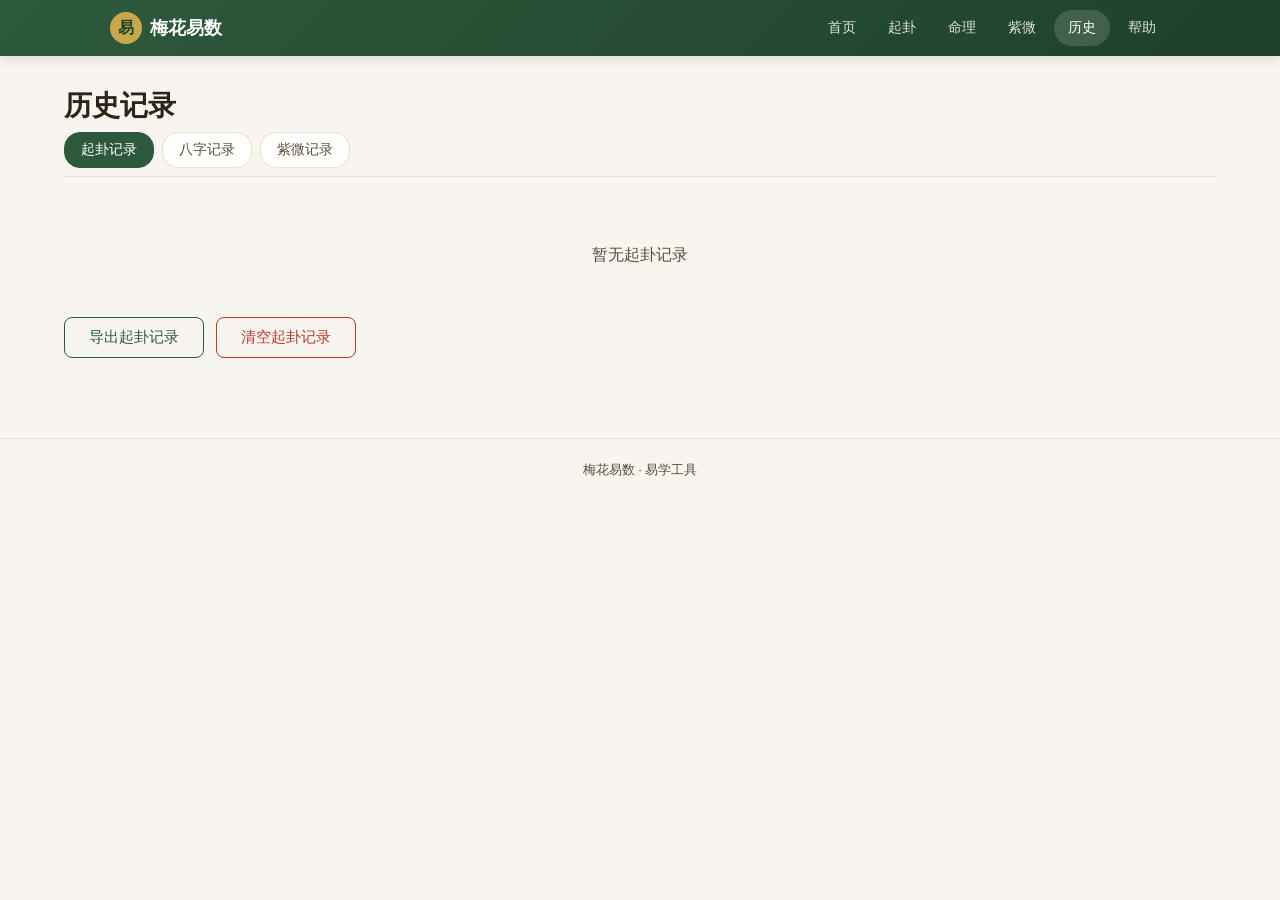
<file: lishi.html>
<!DOCTYPE html>
<html lang="zh-CN">
<head>
    <meta charset="UTF-8" />
    <title>历史 · 梅花易数</title>
    <link rel="stylesheet" href="css/style.css" />
    <style>
        .history-tabs { display: flex; gap: 8px; margin-bottom: 16px; border-bottom: 1px solid var(--xuan-border); padding-bottom: 8px; overflow-x: auto; -webkit-overflow-scrolling: touch; scrollbar-width: none; }
        .history-tabs::-webkit-scrollbar { display: none; }
        .history-tab { padding: 8px 16px; border-radius: 16px; font-size: 14px; border: 1px solid var(--xuan-border); background: #fff; color: var(--xuan-brown); cursor: pointer; transition: all 0.2s; white-space: nowrap; flex-shrink: 0; -webkit-tap-highlight-color: transparent; }
        .history-tab.active { background: var(--xuan-green); color: #fff; border-color: var(--xuan-green); }
        .history-panel { display: none; }
        .history-panel.active { display: block; }

        @media (max-width: 480px) {
            .history-tab { padding: 6px 12px; font-size: 13px; }
        }
    </style>
</head>
<body>
    <nav class="nav-main">
        <div class="nav-inner">
            <div class="nav-brand">
                <span class="nav-logo">易</span>
                <span class="nav-title">梅花易数</span>
            </div>
            <div class="nav-links">
                <a href="index.html">首页</a>
                <a href="qigua.html">起卦</a>
                <a href="mingli.html">命理</a>
                <a href="ziwei.html">紫微</a>
                <a href="lishi.html" class="active">历史</a>
                <a href="bangzhu.html">帮助</a>
            </div>
        </div>
    </nav>
    <main class="container">
        <h2 class="page-title">历史记录</h2>

        <div class="history-tabs">
            <button onclick="switchHistory('qigua')" class="history-tab active" data-tab="qigua">起卦记录</button>
            <button onclick="switchHistory('bazi')" class="history-tab" data-tab="bazi">八字记录</button>
            <button onclick="switchHistory('ziwei')" class="history-tab" data-tab="ziwei">紫微记录</button>
        </div>

        <div id="panel-qigua" class="history-panel active">
            <div id="qigua-list"></div>
            <div id="qigua-empty" class="hidden text-center py-12 text-xuan-brown">暂无起卦记录</div>
            <div class="mt-6 flex gap-3 flex-wrap">
                <button onclick="window.exportHistory()" class="btn-outline">导出起卦记录</button>
                <button onclick="if(confirm('确定清空所有起卦记录？')){window.clearHistory();renderHistory();}" class="btn-outline" style="color:var(--xuan-red);border-color:var(--xuan-red);">清空起卦记录</button>
            </div>
        </div>

        <div id="panel-bazi" class="history-panel">
            <div id="bazi-list"></div>
            <div id="bazi-empty" class="hidden text-center py-12 text-xuan-brown">暂无八字记录</div>
            <div class="mt-6 flex gap-3 flex-wrap">
                <button onclick="window.exportBaziHistory()" class="btn-outline">导出八字记录</button>
                <button onclick="if(confirm('确定清空所有八字记录？')){window.clearBaziHistory();renderHistory();}" class="btn-outline" style="color:var(--xuan-red);border-color:var(--xuan-red);">清空八字记录</button>
            </div>
        </div>

        <div id="panel-ziwei" class="history-panel">
            <div id="ziwei-list"></div>
            <div id="ziwei-empty" class="hidden text-center py-12 text-xuan-brown">暂无紫微记录</div>
            <div class="mt-6 flex gap-3 flex-wrap">
                <button onclick="window.exportZiWeiHistory()" class="btn-outline">导出紫微记录</button>
                <button onclick="if(confirm('确定清空所有紫微记录？')){window.clearZiWeiHistory();renderHistory();}" class="btn-outline" style="color:var(--xuan-red);border-color:var(--xuan-red);">清空紫微记录</button>
            </div>
        </div>
    </main>
    <footer class="footer"><p>梅花易数 · 易学工具</p></footer>

    <script src="js/meihua-core.js"></script>
    <script src="js/bazi-main.js"></script>
    <script src="js/ziwei-engine.js"></script>
    <script>
        function switchHistory(tab) {
            document.querySelectorAll('.history-tab').forEach(t => t.classList.remove('active'));
            document.querySelector('.history-tab[data-tab="'+tab+'"]')?.classList.add('active');
            document.querySelectorAll('.history-panel').forEach(p => p.classList.remove('active'));
            document.getElementById('panel-'+tab).classList.add('active');
        }

        function renderHistory() {
            const qiGuaHistory = window.loadHistory();
            const qiguaList = document.getElementById('qigua-list');
            const qiguaEmpty = document.getElementById('qigua-empty');
            if (qiGuaHistory.length === 0) {
                qiguaList.innerHTML = ''; qiguaEmpty.classList.remove('hidden');
            } else {
                qiguaEmpty.classList.add('hidden');
                qiguaList.innerHTML = qiGuaHistory.slice().reverse().map(r => `
                    <div class="card-white mb-3">
                        <div class="flex items-center justify-between mb-2">
                            <div class="flex items-center gap-2">
                                <span class="text-xs px-2 py-0.5 rounded" style="background:rgba(45,90,61,0.1);color:var(--xuan-green);">${r.id}</span>
                                <span class="text-sm text-xuan-brown">${r.method}</span>
                            </div>
                            <div class="flex gap-2">
                                <button onclick="viewQiGua('${r.id}')" class="text-xs px-2 py-1 rounded" style="background:var(--xuan-green);color:#fff;border:none;cursor:pointer;">查看</button>
                                <button onclick="window.deleteHistory('${r.id}');renderHistory();" class="text-xs px-2 py-1 rounded" style="color:var(--xuan-red);border:1px solid var(--xuan-red);background:transparent;cursor:pointer;">删除</button>
                            </div>
                        </div>
                        <div class="font-serif text-lg font-bold" style="color:var(--xuan-dark);">${r.benGua?.name||'未知'} → ${r.bianGua?.name||'未知'}</div>
                        <div class="text-sm text-xuan-brown mt-1">${r.timeInfo?.公历||''} · ${r.shiqing?.asked||''}</div>
                        <div class="text-xs mt-2" style="color:var(--xuan-gold);">体用：${r.tiYong?.relation||''}</div>
                    </div>
                `).join('');
            }

            const baziHistory = window.loadBaziHistory ? window.loadBaziHistory() : [];
            const baziList = document.getElementById('bazi-list');
            const baziEmpty = document.getElementById('bazi-empty');
            if (baziHistory.length === 0) {
                baziList.innerHTML = ''; baziEmpty.classList.remove('hidden');
            } else {
                baziEmpty.classList.add('hidden');
                baziList.innerHTML = baziHistory.slice().reverse().map(r => `
                    <div class="card-white mb-3">
                        <div class="flex items-center justify-between mb-2">
                            <div class="flex items-center gap-2">
                                <span class="text-xs px-2 py-0.5 rounded" style="background:rgba(201,168,76,0.15);color:var(--xuan-gold);">${r.id}</span>
                                <span class="text-sm text-xuan-brown">${r.gender}命 · ${r.riGan}${r.riZhi}日</span>
                            </div>
                            <button onclick="window.deleteBaziHistory('${r.id}');renderHistory();" class="text-xs px-2 py-1 rounded" style="color:var(--xuan-red);border:1px solid var(--xuan-red);background:transparent;cursor:pointer;">删除</button>
                        </div>
                        <div class="font-serif text-lg font-bold" style="color:var(--xuan-dark);">${r.siZhu?.year?.ganZhi||''} ${r.siZhu?.month?.ganZhi||''} ${r.siZhu?.day?.ganZhi||''} ${r.siZhu?.time?.ganZhi||''}</div>
                        <div class="text-sm text-xuan-brown mt-1">${r.birthTime?.year||''}-${r.birthTime?.month||''}-${r.birthTime?.day||''} ${String(r.birthTime?.hour||0).padStart(2,'0')}:${String(r.birthTime?.minute||0).padStart(2,'0')}</div>
                        <div class="text-xs mt-2" style="color:var(--xuan-gold);">日主${r.riGan} · ${r.wangShuai?.level||''} · ${r.daYun?.isForward?'顺':'逆'}行大运</div>
                        <div class="mt-2 flex gap-2">
                            <button onclick="viewBazi('${r.id}')" class="text-xs px-3 py-1 rounded" style="background:var(--xuan-green);color:#fff;border:none;cursor:pointer;">查看</button>
                        </div>
                    </div>
                `).join('');
            }

            const ziweiHistory = window.loadZiWeiHistory ? window.loadZiWeiHistory() : [];
            const ziweiList = document.getElementById('ziwei-list');
            const ziweiEmpty = document.getElementById('ziwei-empty');
            if (ziweiHistory.length === 0) {
                ziweiList.innerHTML = ''; ziweiEmpty.classList.remove('hidden');
            } else {
                ziweiEmpty.classList.add('hidden');
                ziweiList.innerHTML = ziweiHistory.slice().reverse().map(r => `
                    <div class="card-white mb-3">
                        <div class="flex items-center justify-between mb-2">
                            <div class="flex items-center gap-2">
                                <span class="text-xs px-2 py-0.5 rounded" style="background:rgba(184,58,42,0.15);color:var(--xuan-red);">${r.id}</span>
                                <span class="text-sm text-xuan-brown">${r.gender}命 · ${r.siZhu?.year||''}</span>
                            </div>
                            <button onclick="window.deleteZiWeiHistory('${r.id}');renderHistory();" class="text-xs px-2 py-1 rounded" style="color:var(--xuan-red);border:1px solid var(--xuan-red);background:transparent;cursor:pointer;">删除</button>
                        </div>
                        <div class="font-serif text-lg font-bold" style="color:var(--xuan-dark);">${r.siZhu?.year||''} ${r.siZhu?.month||''} ${r.siZhu?.day||''} ${r.siZhu?.time||''}</div>
                        <div class="text-sm text-xuan-brown mt-1">${r.name||'无名'} · ${r.birthTime?.year||''}-${r.birthTime?.month||''}-${r.birthTime?.day||''} ${String(r.birthTime?.hour||0).padStart(2,'0')}:${String(r.birthTime?.minute||0).padStart(2,'0')}</div>
                        <div class="text-xs mt-2" style="color:var(--xuan-gold);">命宫${r.mingGong?.ganZhi||''} · ${r.wuXingJu?.ju||''} · ${r.mingGongGeJu?.[0]?.name||''}</div>
                        <div class="mt-2 flex gap-2">
                            <button onclick="viewZiWei('${r.id}')" class="text-xs px-3 py-1 rounded" style="background:var(--xuan-red);color:#fff;border:none;cursor:pointer;">查看</button>
                        </div>
                    </div>
                `).join('');
            }
        }

        function viewZiWei(id) {
            const history = window.loadZiWeiHistory ? window.loadZiWeiHistory() : [];
            const record = history.find(r => r.id === id);
            if (record) {
                sessionStorage.setItem('ziweiResult', JSON.stringify(record));
                window.location.href = 'ziwei.html';
            }
        }

        function viewBazi(id) {
            const history = window.loadBaziHistory ? window.loadBaziHistory() : [];
            const record = history.find(r => r.id === id);
            if (record) {
                sessionStorage.setItem('baziResult', JSON.stringify(record));
                window.location.href = 'bazi.html';
            }
        }

        function viewQiGua(id) {
            const history = window.loadHistory ? window.loadHistory() : [];
            const record = history.find(r => r.id === id);
            if (record) {
                sessionStorage.setItem('currentResult', JSON.stringify(record));
                window.location.href = 'qigua.html';
            }
        }
        window.onload = renderHistory;
    </script>
</body>
</html>
</file>
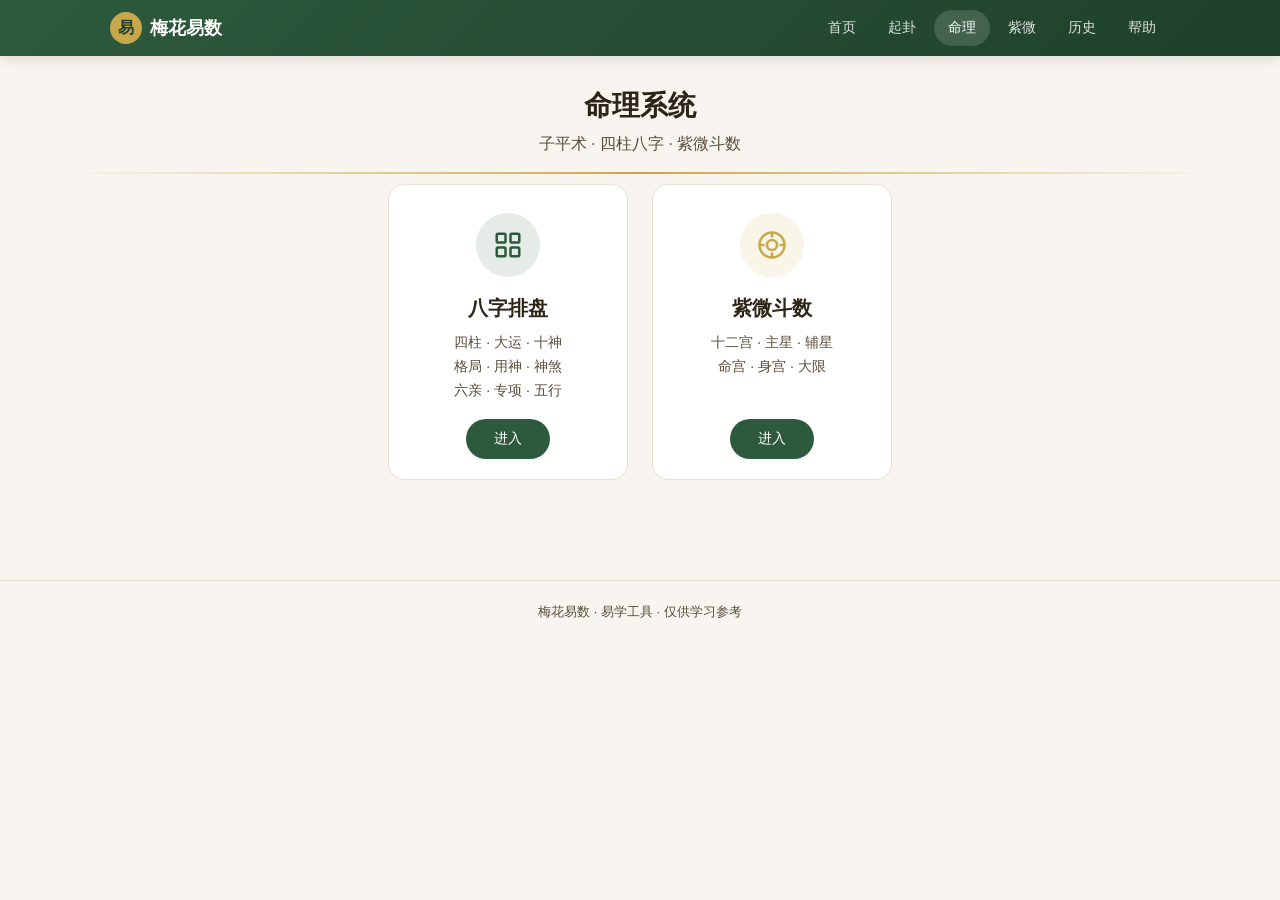
<file: mingli.html>
<!DOCTYPE html>
<html lang="zh-CN">
<head>
    <meta charset="UTF-8" />
    <meta name="viewport" content="width=device-width, initial-scale=1.0" />
    <title>命理系统 · 梅花易数</title>
    <link rel="stylesheet" href="css/style.css" />
    <style>
        .sys-grid { display: flex; flex-wrap: wrap; justify-content: center; gap: 24px; padding: 10px 0 20px; }
        .sys-card { flex: 0 1 240px; min-width: 200px; max-width: 280px; background: white; border-radius: 16px; padding: 28px 16px 20px; text-align: center; border: 1px solid var(--xuan-border); transition: all 0.25s ease; display: flex; flex-direction: column; align-items: center; text-decoration: none; color: inherit; }
        .sys-card:hover { transform: translateY(-4px); box-shadow: 0 8px 24px rgba(44,36,22,0.12); }
        .sys-icon { width: 64px; height: 64px; border-radius: 50%; display: flex; align-items: center; justify-content: center; margin-bottom: 14px; }
        .sys-card h3 { font-size: 20px; font-weight: 700; margin-bottom: 6px; font-family: var(--font-serif); }
        .sys-card p { font-size: 14px; color: var(--xuan-brown); margin-bottom: 16px; flex: 1; }
        @media (max-width: 480px) { .sys-card { flex: 0 1 140px; min-width: 120px; padding: 20px 12px 16px; } }
    </style>
</head>
<body>
    <nav class="nav-main">
        <div class="nav-inner">
            <div class="nav-brand"><span class="nav-logo">易</span><span class="nav-title">梅花易数</span></div>
            <div class="nav-links">
                <a href="index.html">首页</a>
                <a href="qigua.html">起卦</a>
                <a href="mingli.html" class="active">命理</a>
                <a href="ziwei.html">紫微</a>
                <a href="lishi.html">历史</a>
                <a href="bangzhu.html">帮助</a>
            </div>
        </div>
    </nav>
    <main class="container">
        <div class="text-center mb-10">
            <h2 class="page-title">命理系统</h2>
            <p class="page-subtitle">子平术 · 四柱八字 · 紫微斗数</p>
            <div class="divider mx-auto w-48 mt-4" style="height:2px;background:linear-gradient(90deg,transparent,var(--xuan-gold),transparent);"></div>
        </div>
        <div class="sys-grid">
            <a href="bazi.html" class="sys-card">
                <div class="sys-icon" style="background:rgba(45,90,61,0.12);">
                    <svg viewBox="0 0 24 24" stroke="#2d5a3d" stroke-width="2" fill="none" width="30" height="30"><rect x="3" y="3" width="7" height="7" rx="1"/><rect x="14" y="3" width="7" height="7" rx="1"/><rect x="3" y="14" width="7" height="7" rx="1"/><rect x="14" y="14" width="7" height="7" rx="1"/></svg>
                </div>
                <h3>八字排盘</h3>
                <p>四柱 · 大运 · 十神<br>格局 · 用神 · 神煞<br>六亲 · 专项 · 五行</p>
                <span class="btn-primary-sm">进入</span>
            </a>
            <a href="ziwei.html" class="sys-card">
                <div class="sys-icon" style="background:rgba(201,168,76,0.12);">
                    <svg viewBox="0 0 24 24" stroke="#c9a84c" stroke-width="2" fill="none" width="30" height="30"><circle cx="12" cy="12" r="10"/><circle cx="12" cy="12" r="4"/><line x1="12" y1="2" x2="12" y2="6"/><line x1="12" y1="18" x2="12" y2="22"/><line x1="2" y1="12" x2="6" y2="12"/><line x1="18" y1="12" x2="22" y2="12"/></svg>
                </div>
                <h3>紫微斗数</h3>
                <p>十二宫 · 主星 · 辅星<br>命宫 · 身宫 · 大限</p>
                <span class="btn-primary-sm">进入</span>
            </a>
        </div>
    </main>
    <footer class="footer"><p>梅花易数 · 易学工具 · 仅供学习参考</p></footer>
</body>
</html>
</file>
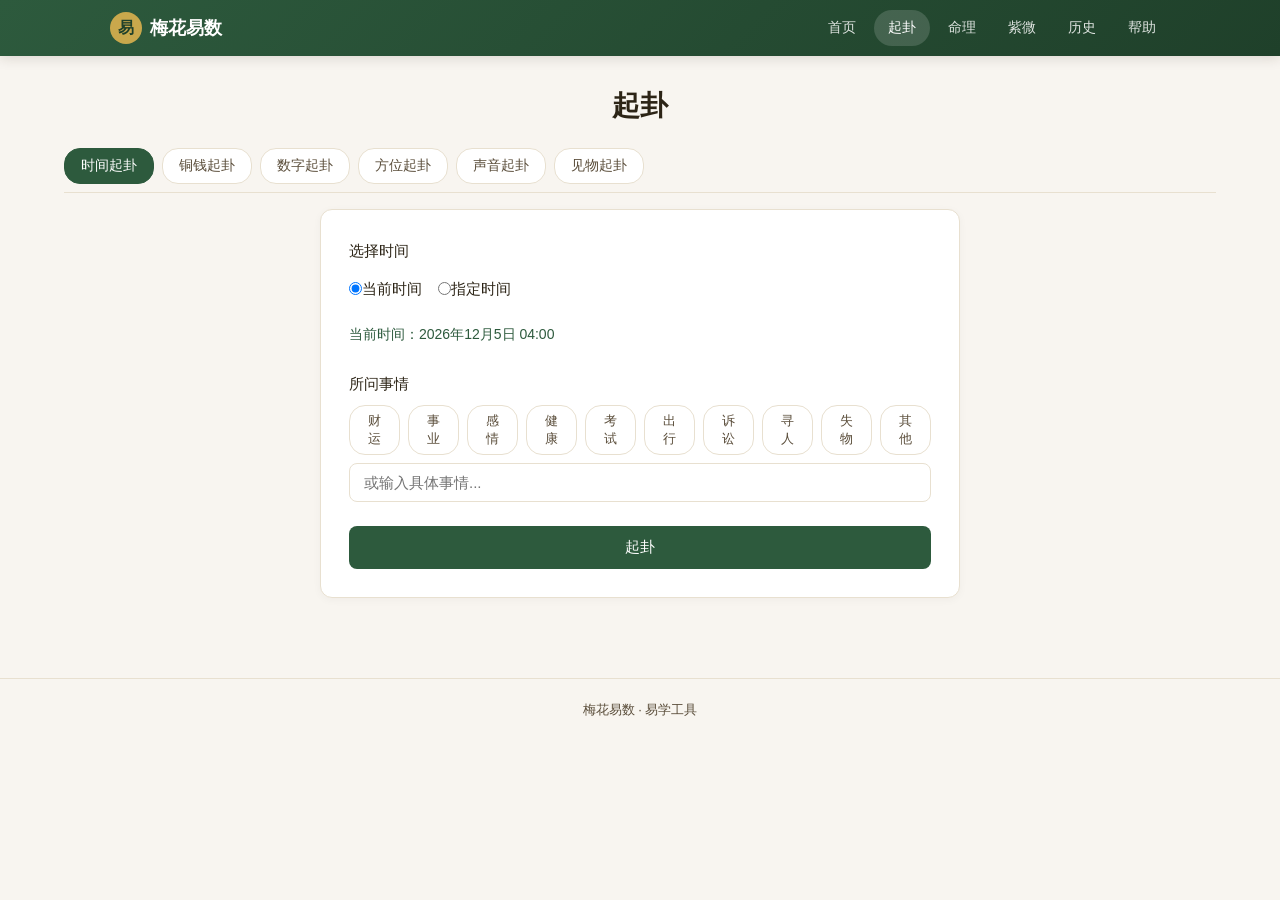
<file: qigua.html>
<!DOCTYPE html>
<html lang="zh-CN">
<head>
    <meta charset="UTF-8" />
    <meta name="viewport" content="width=device-width, initial-scale=1.0" />
    <title>起卦 · 梅花易数</title>
    <link rel="stylesheet" href="css/style.css" />
    <style>
        .method-tabs { display: flex; gap: 8px; overflow-x: auto; padding: 8px 0; margin-bottom: 16px; border-bottom: 1px solid var(--xuan-border); -webkit-overflow-scrolling: touch; scrollbar-width: none; }
        .method-tabs::-webkit-scrollbar { display: none; }
        .method-tab { padding: 8px 16px; border-radius: 16px; font-size: 14px; border: 1px solid var(--xuan-border); background: #fff; color: var(--xuan-brown); cursor: pointer; white-space: nowrap; transition: all 0.2s; flex-shrink: 0; -webkit-tap-highlight-color: transparent; }
        .method-tab:hover { border-color: var(--xuan-green); color: var(--xuan-green); }
        .method-tab.active { background: var(--xuan-green); color: #fff; border-color: var(--xuan-green); }
        .method-panel { display: none; }
        .method-panel.active { display: block; }
        .coin-grid { display: grid; grid-template-columns: repeat(4, 1fr); gap: 8px; }
        .dir-btn, .zhi-btn { display: flex; flex-direction: column; align-items: center; justify-content: center; padding: 12px 8px; border: 1px solid var(--xuan-border); border-radius: 10px; background: #fff; cursor: pointer; transition: all 0.2s; font-size: 14px; min-height: 64px; text-align: center; -webkit-tap-highlight-color: transparent; }
        .dir-btn:hover, .zhi-btn:hover { border-color: var(--xuan-green); background: rgba(45,90,61,0.04); }
        .dir-btn.selected, .zhi-btn.selected { border-color: var(--xuan-green); background: rgba(45,90,61,0.08); box-shadow: 0 0 0 2px rgba(45,90,61,0.15); }
        .dir-btn .small { font-size: 12px; color: var(--xuan-brown); margin-top: 2px; }
        .wu-btn { display: block; width: 100%; text-align: left; padding: 10px 14px; border: 1px solid var(--xuan-border); border-radius: 10px; background: #fff; cursor: pointer; transition: all 0.2s; font-size: 13px; margin-bottom: 6px; -webkit-tap-highlight-color: transparent; }
        .wu-btn:hover { border-color: var(--xuan-green); background: rgba(45,90,61,0.04); }
        .wu-btn.selected { border-color: var(--xuan-green); background: rgba(45,90,61,0.08); box-shadow: 0 0 0 2px rgba(45,90,61,0.15); }
        .shiqing-btn { padding: 6px 14px; border: 1px solid var(--xuan-border); border-radius: 16px; background: #fff; color: var(--xuan-brown); font-size: 13px; cursor: pointer; transition: all 0.2s; -webkit-tap-highlight-color: transparent; }
        .shiqing-btn:hover { border-color: var(--xuan-green); color: var(--xuan-green); }
        .shiqing-btn.selected { background: var(--xuan-green); color: #fff; border-color: var(--xuan-green); }
        #result-area { margin-top: 24px; }
        .back-bar { display: flex; align-items: center; gap: 12px; margin-bottom: 16px; flex-wrap: wrap; }
        .tab-btn { padding: 8px 16px; border: none; background: transparent; color: var(--xuan-brown); font-size: 14px; cursor: pointer; border-bottom: 2px solid transparent; transition: all 0.2s; white-space: nowrap; }
        .tab-btn.active { color: var(--xuan-green); border-bottom-color: var(--xuan-green); font-weight: 500; }
        .tab-content { display: none; }
        .tab-content.active { display: block; }

        @media (max-width: 640px) { 
            .coin-grid { grid-template-columns: repeat(2, 1fr); } 
            .method-tab { padding: 6px 12px; font-size: 13px; }
            .dir-btn, .zhi-btn { padding: 10px 6px; font-size: 12px; min-height: 56px; }
            .wu-btn { padding: 8px 10px; font-size: 12px; }
            .back-bar { gap: 8px; }
            .tab-btn { padding: 6px 10px; font-size: 13px; }
        }
        @media (max-width: 480px) {
            .coin-grid { grid-template-columns: repeat(2, 1fr); gap: 6px; }
            .method-tab { padding: 5px 10px; font-size: 12px; }
            .dir-btn, .zhi-btn { padding: 8px 4px; font-size: 11px; min-height: 48px; }
            .wu-btn { padding: 8px 10px; font-size: 12px; }
        }
    </style>
</head>
<body>
    <nav class="nav-main">
        <div class="nav-inner">
            <div class="nav-brand"><span class="nav-logo">易</span><span class="nav-title">梅花易数</span></div>
            <div class="nav-links">
                <a href="index.html">首页</a>
                <a href="qigua.html" class="active">起卦</a>
                <a href="mingli.html">命理</a>
                <a href="ziwei.html">紫微</a>
                <a href="lishi.html">历史</a>
                <a href="bangzhu.html">帮助</a>
            </div>
        </div>
    </nav>
    <main class="container">
        <h2 class="page-title text-center mb-4">起卦</h2>

        <div class="method-tabs" id="method-tabs">
            <button onclick="switchMethod('time')" class="method-tab active" data-method="time">时间起卦</button>
            <button onclick="switchMethod('coin')" class="method-tab" data-method="coin">铜钱起卦</button>
            <button onclick="switchMethod('number')" class="method-tab" data-method="number">数字起卦</button>
            <button onclick="switchMethod('direction')" class="method-tab" data-method="direction">方位起卦</button>
            <button onclick="switchMethod('sound')" class="method-tab" data-method="sound">声音起卦</button>
            <button onclick="switchMethod('object')" class="method-tab" data-method="object">见物起卦</button>
        </div>

        <!-- 时间起卦 -->
        <div id="panel-time" class="method-panel active">
            <div class="card-white max-w-2xl mx-auto">
                <div class="mb-6">
                    <label class="block font-medium mb-3">选择时间</label>
                    <div class="flex gap-4 mb-4">
                        <label class="flex items-center gap-1.5 cursor-pointer">
                            <input type="radio" name="time-mode" value="now" checked onchange="timeToggleMode()" />
                            <span>当前时间</span>
                        </label>
                        <label class="flex items-center gap-1.5 cursor-pointer">
                            <input type="radio" name="time-mode" value="custom" onchange="timeToggleMode()" />
                            <span>指定时间</span>
                        </label>
                    </div>
                    <div id="time-custom-inputs" class="hidden grid grid-cols-5 gap-2">
                        <input type="number" id="t-year" placeholder="年" />
                        <input type="number" id="t-month" placeholder="月" min="1" max="12" />
                        <input type="number" id="t-day" placeholder="日" min="1" max="31" />
                        <input type="number" id="t-hour" placeholder="时" min="0" max="23" />
                        <input type="number" id="t-minute" placeholder="分" min="0" max="59" />
                    </div>
                    <div id="time-current-display" class="text-xuan-green text-sm mt-2"></div>
                </div>
                <div class="mb-6">
                    <label class="block font-medium mb-2">所问事情</label>
                    <div class="flex flex-wrap gap-2 mb-2">
                        <button onclick="timeSelectShiqing(this,'财运')" class="shiqing-btn">财运</button>
                        <button onclick="timeSelectShiqing(this,'事业')" class="shiqing-btn">事业</button>
                        <button onclick="timeSelectShiqing(this,'感情')" class="shiqing-btn">感情</button>
                        <button onclick="timeSelectShiqing(this,'健康')" class="shiqing-btn">健康</button>
                        <button onclick="timeSelectShiqing(this,'考试')" class="shiqing-btn">考试</button>
                        <button onclick="timeSelectShiqing(this,'出行')" class="shiqing-btn">出行</button>
                        <button onclick="timeSelectShiqing(this,'诉讼')" class="shiqing-btn">诉讼</button>
                        <button onclick="timeSelectShiqing(this,'寻人')" class="shiqing-btn">寻人</button>
                        <button onclick="timeSelectShiqing(this,'失物')" class="shiqing-btn">失物</button>
                        <button onclick="timeSelectShiqing(this,'其他')" class="shiqing-btn">其他</button>
                    </div>
                    <input type="text" id="time-shiqing" placeholder="或输入具体事情..." class="w-full" />
                </div>
                <button onclick="doTimeQiGua()" class="btn-primary w-full py-3 text-lg">起卦</button>
            </div>
        </div>

        <!-- 铜钱起卦 -->
        <div id="panel-coin" class="method-panel">
            <div class="max-w-2xl mx-auto">
                <div class="card-white mb-4">
                    <details>
                        <summary class="cursor-pointer font-medium">铜钱规则（点击展开）</summary>
                        <div class="mt-3 text-sm text-xuan-brown space-y-1">
                            <p>• 三枚铜钱摇六次，记录每次结果</p>
                            <p>• 三背（老阳）→ 阳动 ○ &nbsp; 两背一字（少阴）→ 阴静 - -</p>
                            <p>• 一背两字（少阳）→ 阳静 — &nbsp; 三字（老阴）→ 阴动 ×</p>
                            <p>• 自下而上装卦，第一次为初爻</p>
                        </div>
                    </details>
                </div>
                <div class="card-white">
                    <div id="coin-steps" class="space-y-4"></div>
                    <div id="coin-preview" class="mt-4 p-3 bg-xuan-paper rounded-lg hidden">
                        <p class="text-sm text-xuan-brown text-center">预览（自下而上）</p>
                        <div id="coin-preview-lines" class="w-32 mx-auto"></div>
                    </div>
                    <div class="mt-4">
                        <label class="block font-medium mb-2">所问事情（可选）</label>
                        <input type="text" id="coin-shiqing" placeholder="输入所问事情..." class="w-full" />
                    </div>
                    <button id="coin-submit" onclick="doCoinQiGua()" class="btn-primary w-full py-3 text-lg mt-4" disabled>完成起卦</button>
                </div>
            </div>
        </div>

        <!-- 数字起卦 -->
        <div id="panel-number" class="method-panel">
            <div class="card-white max-w-2xl mx-auto">
                <div class="space-y-4 mb-6">
                    <div>
                        <label class="block font-medium">上卦数 <span class="text-sm text-xuan-brown">(1-9999，留空随机)</span></label>
                        <input type="number" id="n-shang" placeholder="输入上卦数" min="1" max="9999" class="w-full" />
                    </div>
                    <div>
                        <label class="block font-medium">下卦数 <span class="text-sm text-xuan-brown">(1-9999，留空随机)</span></label>
                        <input type="number" id="n-xia" placeholder="输入下卦数" min="1" max="9999" class="w-full" />
                    </div>
                    <div>
                        <label class="block font-medium">动爻数 <span class="text-sm text-xuan-brown">(1-9999，留空自动)</span></label>
                        <input type="number" id="n-dong" placeholder="输入动爻数（可选）" min="1" max="9999" class="w-full" />
                    </div>
                </div>
                <div class="mb-6">
                    <label class="block font-medium">所问事情（可选）</label>
                    <input type="text" id="number-shiqing" placeholder="输入所问事情..." class="w-full" />
                </div>
                <div class="flex gap-3">
                    <button onclick="randomNumbers()" class="btn-outline flex-1">随机数字</button>
                    <button onclick="doNumberQiGua()" class="btn-primary flex-1">起卦</button>
                </div>
            </div>
        </div>

        <!-- 方位起卦 -->
        <div id="panel-direction" class="method-panel">
            <div class="max-w-2xl mx-auto">
                <div class="card-white mb-4">
                    <details>
                        <summary class="cursor-pointer font-medium">方位起卦规则（点击展开）</summary>
                        <div class="mt-3 text-sm text-xuan-brown space-y-1">
                            <p>• 以来人所站方位为上卦（后天八卦方位）</p>
                            <p>• 以当前时辰数取为下卦</p>
                            <p>• 动爻 = (方位卦数 + 时辰卦数 + 时辰数) % 6</p>
                            <p>• 后天八卦：北坎、东北艮、东震、东南巽、南离、西南坤、西兑、西北乾</p>
                        </div>
                    </details>
                </div>
                <div class="card-white">
                    <div class="mb-6">
                        <label class="block font-medium mb-3">选择来人方位</label>
                        <div class="grid grid-cols-4 gap-2">
                            <button onclick="dirSelectDir(this,'北')" class="dir-btn">北<br><span class="small">坎水</span></button>
                            <button onclick="dirSelectDir(this,'东北')" class="dir-btn">东北<br><span class="small">艮山</span></button>
                            <button onclick="dirSelectDir(this,'东')" class="dir-btn">东<br><span class="small">震雷</span></button>
                            <button onclick="dirSelectDir(this,'东南')" class="dir-btn">东南<br><span class="small">巽风</span></button>
                            <button onclick="dirSelectDir(this,'南')" class="dir-btn">南<br><span class="small">离火</span></button>
                            <button onclick="dirSelectDir(this,'西南')" class="dir-btn">西南<br><span class="small">坤地</span></button>
                            <button onclick="dirSelectDir(this,'西')" class="dir-btn">西<br><span class="small">兑泽</span></button>
                            <button onclick="dirSelectDir(this,'西北')" class="dir-btn">西北<br><span class="small">乾天</span></button>
                        </div>
                    </div>
                    <div class="mb-6">
                        <label class="block font-medium mb-3">选择时辰</label>
                        <div class="grid grid-cols-6 gap-2">
                            <button onclick="dirSelectZhi(this,1)" class="zhi-btn">子</button>
                            <button onclick="dirSelectZhi(this,2)" class="zhi-btn">丑</button>
                            <button onclick="dirSelectZhi(this,3)" class="zhi-btn">寅</button>
                            <button onclick="dirSelectZhi(this,4)" class="zhi-btn">卯</button>
                            <button onclick="dirSelectZhi(this,5)" class="zhi-btn">辰</button>
                            <button onclick="dirSelectZhi(this,6)" class="zhi-btn">巳</button>
                            <button onclick="dirSelectZhi(this,7)" class="zhi-btn">午</button>
                            <button onclick="dirSelectZhi(this,8)" class="zhi-btn">未</button>
                            <button onclick="dirSelectZhi(this,9)" class="zhi-btn">申</button>
                            <button onclick="dirSelectZhi(this,10)" class="zhi-btn">酉</button>
                            <button onclick="dirSelectZhi(this,11)" class="zhi-btn">戌</button>
                            <button onclick="dirSelectZhi(this,12)" class="zhi-btn">亥</button>
                        </div>
                    </div>
                    <div class="mb-6">
                        <label class="block font-medium mb-2">所问事情（可选）</label>
                        <input type="text" id="dir-shiqing" placeholder="输入所问事情..." class="w-full" />
                    </div>
                    <button id="dir-submit" onclick="doDirQiGua()" class="btn-primary w-full py-3 text-lg" disabled>起卦</button>
                </div>
            </div>
        </div>

        <!-- 声音起卦 -->
        <div id="panel-sound" class="method-panel">
            <div class="max-w-2xl mx-auto">
                <div class="card-white mb-4">
                    <details>
                        <summary class="cursor-pointer font-medium">声音起卦规则（点击展开）</summary>
                        <div class="mt-3 text-sm text-xuan-brown space-y-1">
                            <p>• 凡闻声音，数得声数起作上卦，加时数配作下卦</p>
                            <p>• 若有间隔（如两声之间有停顿），间隔前为上卦，间隔后为下卦</p>
                            <p>• 动爻 = (上卦数 + 下卦数 + 时辰数) % 6</p>
                            <p>• 声数：如听到三声，则上卦数为3；听到七声，则上卦数为7</p>
                        </div>
                    </details>
                </div>
                <div class="card-white">
                    <div class="mb-4">
                        <label class="flex items-center gap-2 cursor-pointer mb-4">
                            <input type="checkbox" id="sound-interval" onchange="soundToggleInterval()" />
                            <span>声音有间隔（间隔前为上卦，间隔后为下卦）</span>
                        </label>
                    </div>
                    <div class="mb-4">
                        <label class="block font-medium" id="sound-shang-label">上卦声数（听到几声）</label>
                        <input type="number" id="sound-shang" placeholder="输入声数（如3）" min="1" max="999" class="w-full" oninput="soundCheckReady()" />
                    </div>
                    <div class="mb-4" id="sound-xia-box">
                        <label class="block font-medium">下卦声数（间隔后几声）</label>
                        <input type="number" id="sound-xia" placeholder="输入声数" min="1" max="999" class="w-full" oninput="soundCheckReady()" />
                    </div>
                    <div class="mb-6">
                        <label class="block font-medium mb-3">选择时辰</label>
                        <div class="grid grid-cols-6 gap-2">
                            <button onclick="soundSelectZhi(this,1)" class="zhi-btn">子</button>
                            <button onclick="soundSelectZhi(this,2)" class="zhi-btn">丑</button>
                            <button onclick="soundSelectZhi(this,3)" class="zhi-btn">寅</button>
                            <button onclick="soundSelectZhi(this,4)" class="zhi-btn">卯</button>
                            <button onclick="soundSelectZhi(this,5)" class="zhi-btn">辰</button>
                            <button onclick="soundSelectZhi(this,6)" class="zhi-btn">巳</button>
                            <button onclick="soundSelectZhi(this,7)" class="zhi-btn">午</button>
                            <button onclick="soundSelectZhi(this,8)" class="zhi-btn">未</button>
                            <button onclick="soundSelectZhi(this,9)" class="zhi-btn">申</button>
                            <button onclick="soundSelectZhi(this,10)" class="zhi-btn">酉</button>
                            <button onclick="soundSelectZhi(this,11)" class="zhi-btn">戌</button>
                            <button onclick="soundSelectZhi(this,12)" class="zhi-btn">亥</button>
                        </div>
                    </div>
                    <div class="mb-6">
                        <label class="block font-medium mb-2">所问事情（可选）</label>
                        <input type="text" id="sound-shiqing" placeholder="输入所问事情..." class="w-full" />
                    </div>
                    <button id="sound-submit" onclick="doSoundQiGua()" class="btn-primary w-full py-3 text-lg" disabled>起卦</button>
                </div>
            </div>
        </div>

        <!-- 见物起卦 -->
        <div id="panel-object" class="method-panel">
            <div class="max-w-2xl mx-auto">
                <div class="card-white mb-4">
                    <details>
                        <summary class="cursor-pointer font-medium">见物起卦规则（点击展开）</summary>
                        <div class="mt-3 text-sm text-xuan-brown space-y-1">
                            <p>• 以所见之物所属八卦为上卦（按《梅花易数》万物属类）</p>
                            <p>• 以物所在之方位为下卦（后天八卦方位）</p>
                            <p>• 动爻 = (上卦数 + 下卦数 + 时辰数) % 6</p>
                            <p>• 例：见一老人从南方来，老人属乾，南方属离，则上卦乾、下卦离</p>
                        </div>
                    </details>
                </div>
                <div class="card-white">
                    <div class="mb-6">
                        <label class="block font-medium mb-3">选择所见之物（万物属类）</label>
                        <div class="space-y-2">
                            <button onclick="objSelectWu(this,'天')" class="wu-btn">乾类：天、父、老人、官贵、头、骨、马、金、玉、圆物</button>
                            <button onclick="objSelectWu(this,'地')" class="wu-btn">坤类：地、母、老妇、土、牛、布帛、方物、黄色、瓦器</button>
                            <button onclick="objSelectWu(this,'雷')" class="wu-btn">震类：雷、长男、足、龙、百虫、竹、草木、青绿色、树</button>
                            <button onclick="objSelectWu(this,'风')" class="wu-btn">巽类：风、长女、鸡、股、百禽、百草、香气、绳、羽毛</button>
                            <button onclick="objSelectWu(this,'水')" class="wu-btn">坎类：水、雨、沟渎、隐伏、中男、耳、猪、血</button>
                            <button onclick="objSelectWu(this,'火')" class="wu-btn">离类：火、日、中女、目、雉、甲胄、戈兵、大腹</button>
                            <button onclick="objSelectWu(this,'山')" class="wu-btn">艮类：山、少男、手、犬、径、路、小石、门阙、果</button>
                            <button onclick="objSelectWu(this,'泽')" class="wu-btn">兑类：泽、少女、口、羊、巫、口舌、毁折、斧</button>
                        </div>
                    </div>
                    <div class="mb-6">
                        <label class="block font-medium mb-3">选择物所在方位</label>
                        <div class="grid grid-cols-4 gap-2">
                            <button onclick="objSelectDir(this,'北')" class="dir-btn">北<br><span class="small">坎</span></button>
                            <button onclick="objSelectDir(this,'东北')" class="dir-btn">东北<br><span class="small">艮</span></button>
                            <button onclick="objSelectDir(this,'东')" class="dir-btn">东<br><span class="small">震</span></button>
                            <button onclick="objSelectDir(this,'东南')" class="dir-btn">东南<br><span class="small">巽</span></button>
                            <button onclick="objSelectDir(this,'南')" class="dir-btn">南<br><span class="small">离</span></button>
                            <button onclick="objSelectDir(this,'西南')" class="dir-btn">西南<br><span class="small">坤</span></button>
                            <button onclick="objSelectDir(this,'西')" class="dir-btn">西<br><span class="small">兑</span></button>
                            <button onclick="objSelectDir(this,'西北')" class="dir-btn">西北<br><span class="small">乾</span></button>
                        </div>
                    </div>
                    <div class="mb-6">
                        <label class="block font-medium mb-3">选择时辰</label>
                        <div class="grid grid-cols-6 gap-2">
                            <button onclick="objSelectZhi(this,1)" class="zhi-btn">子</button>
                            <button onclick="objSelectZhi(this,2)" class="zhi-btn">丑</button>
                            <button onclick="objSelectZhi(this,3)" class="zhi-btn">寅</button>
                            <button onclick="objSelectZhi(this,4)" class="zhi-btn">卯</button>
                            <button onclick="objSelectZhi(this,5)" class="zhi-btn">辰</button>
                            <button onclick="objSelectZhi(this,6)" class="zhi-btn">巳</button>
                            <button onclick="objSelectZhi(this,7)" class="zhi-btn">午</button>
                            <button onclick="objSelectZhi(this,8)" class="zhi-btn">未</button>
                            <button onclick="objSelectZhi(this,9)" class="zhi-btn">申</button>
                            <button onclick="objSelectZhi(this,10)" class="zhi-btn">酉</button>
                            <button onclick="objSelectZhi(this,11)" class="zhi-btn">戌</button>
                            <button onclick="objSelectZhi(this,12)" class="zhi-btn">亥</button>
                        </div>
                    </div>
                    <div class="mb-6">
                        <label class="block font-medium mb-2">所问事情（可选）</label>
                        <input type="text" id="obj-shiqing" placeholder="输入所问事情..." class="w-full" />
                    </div>
                    <button id="obj-submit" onclick="doObjQiGua()" class="btn-primary w-full py-3 text-lg" disabled>起卦</button>
                </div>
            </div>
        </div>

        <!-- 结果区域 -->
        <div id="result-area" class="hidden">
            <div class="back-bar">
                <button onclick="backToMethods()" class="btn-outline">← 重新起卦</button>
                <h3 class="page-title" style="font-size:20px;margin:0">卦象结果（六爻详解）</h3>
                <button onclick="saveCurrentResult()" class="btn-outline">保存记录</button>
            </div>
            <div id="result-content"></div>
        </div>
    </main>
    <footer class="footer"><p>梅花易数 · 易学工具</p></footer>

    <script src="js/gua-data.js"></script>
    <script src="js/meihua-core.js"></script>
    <script>
        function switchMethod(method) {
            document.querySelectorAll('.method-tab').forEach(t => t.classList.remove('active'));
            document.querySelector('.method-tab[data-method="'+method+'"]')?.classList.add('active');
            document.querySelectorAll('.method-panel').forEach(p => p.classList.remove('active'));
            document.getElementById('panel-'+method).classList.add('active');
            if (method === 'coin') initCoinSteps();
        }
        function backToMethods() {
            document.getElementById('result-area').classList.add('hidden');
            document.getElementById('method-tabs').scrollIntoView({behavior:'smooth'});
        }
        function showResult(result) {
            sessionStorage.setItem('currentResult', JSON.stringify(result));
            document.getElementById('result-area').classList.remove('hidden');
            document.getElementById('result-area').scrollIntoView({behavior:'smooth'});
            if (typeof window.renderResult === 'function') {
                window.renderResult(result);
            } else {
                document.getElementById('result-content').innerHTML = '<p class="text-xuan-red text-center py-10">渲染函数未加载</p>';
            }
            // 自动保存起卦记录（保存完整数据以便查看）
            try {
                if (typeof window.saveHistory === 'function') {
                    const record = {
                        method: result.method,
                        timeInfo: result.timeInfo,
                        qiShu: result.qiShu,
                        calc: result.calc,
                        benGua: {
                            name: result.benGua?.name,
                            shang: result.benGua?.shang ? {
                                name: result.benGua.shang.name,
                                symbol: result.benGua.shang.symbol,
                                nature: result.benGua.shang.nature,
                                wuxing: result.benGua.shang.wuxing,
                                y: result.benGua.shang.y
                            } : null,
                            xia: result.benGua?.xia ? {
                                name: result.benGua.xia.name,
                                symbol: result.benGua.xia.symbol,
                                nature: result.benGua.xia.nature,
                                wuxing: result.benGua.xia.wuxing,
                                y: result.benGua.xia.y
                            } : null,
                            yaoList: result.benGua?.yaoList,
                            dongYao: result.benGua?.dongYao,
                            dongYaoList: result.benGua?.dongYaoList
                        },
                        bianGua: {
                            name: result.bianGua?.name,
                            shang: result.bianGua?.shang ? {
                                name: result.bianGua.shang.name,
                                symbol: result.bianGua.shang.symbol,
                                nature: result.bianGua.shang.nature,
                                wuxing: result.bianGua.shang.wuxing,
                                y: result.bianGua.shang.y
                            } : null,
                            xia: result.bianGua?.xia ? {
                                name: result.bianGua.xia.name,
                                symbol: result.bianGua.xia.symbol,
                                nature: result.bianGua.xia.nature,
                                wuxing: result.bianGua.xia.wuxing,
                                y: result.bianGua.xia.y
                            } : null,
                            yaoList: result.bianGua?.yaoList
                        },
                        huGua: {
                            name: result.huGua?.name,
                            shang: result.huGua?.shang ? {
                                name: result.huGua.shang.name,
                                symbol: result.huGua.shang.symbol,
                                nature: result.huGua.shang.nature,
                                wuxing: result.huGua.shang.wuxing,
                                y: result.huGua.shang.y
                            } : null,
                            xia: result.huGua?.xia ? {
                                name: result.huGua.xia.name,
                                symbol: result.huGua.xia.symbol,
                                nature: result.huGua.xia.nature,
                                wuxing: result.huGua.xia.wuxing,
                                y: result.huGua.xia.y
                            } : null,
                            yaoList: result.huGua?.yaoList
                        },
                        tiYong: result.tiYong,
                        shiqing: result.shiqing,
                        guaQi: result.guaQi,
                        yingQi: result.yingQi
                    };
                    const id = window.saveHistory(record);
                    if (id) console.log('起卦记录已自动保存，编号：' + id);
                }
            } catch(e) { console.error('自动保存失败', e); }
        }

        // 时间起卦
        function timeToggleMode() {
            const mode = document.querySelector('input[name="time-mode"]:checked').value;
            document.getElementById('time-custom-inputs').classList.toggle('hidden', mode === 'now');
            if (mode === 'now') {
                const n = new Date();
                document.getElementById('time-current-display').textContent = 
                    '当前时间：'+n.getFullYear()+'年'+(n.getMonth()+1)+'月'+n.getDate()+'日 '+String(n.getHours()).padStart(2,'0')+':'+String(n.getMinutes()).padStart(2,'0');
            } else {
                document.getElementById('time-current-display').textContent = '';
            }
        }
        function timeSelectShiqing(btn, shiqing) {
            document.querySelectorAll('#panel-time .shiqing-btn').forEach(b => b.classList.remove('selected'));
            btn.classList.add('selected');
            document.getElementById('time-shiqing').value = '';
            window._timeSelectedShiqing = shiqing;
        }
        function doTimeQiGua() {
            const mode = document.querySelector('input[name="time-mode"]:checked').value;
            let y, m, d, h, min;
            if (mode === 'now') {
                const n = new Date();
                y = n.getFullYear(); m = n.getMonth() + 1; d = n.getDate(); h = n.getHours(); min = n.getMinutes();
            } else {
                y = parseInt(document.getElementById('t-year').value);
                m = parseInt(document.getElementById('t-month').value);
                d = parseInt(document.getElementById('t-day').value);
                h = parseInt(document.getElementById('t-hour').value) || 0;
                min = parseInt(document.getElementById('t-minute').value) || 0;
                if (!y || !m || !d) { alert('请填写完整的日期'); return; }
            }
            let shiqing = document.getElementById('time-shiqing').value.trim();
            if (!shiqing && window._timeSelectedShiqing) shiqing = window._timeSelectedShiqing;
            const result = window.qiGuaByTime(y, m, d, h, min, shiqing || '');
            showResult(result);
        }

        // 铜钱起卦
        let coinResults = [null, null, null, null, null, null];
        const yaoNames = ["初爻","二爻","三爻","四爻","五爻","上爻"];
        function initCoinSteps() {
            const container = document.getElementById('coin-steps');
            container.innerHTML = '';
            coinResults = [null, null, null, null, null, null];
            for (let i = 0; i < 6; i++) {
                const div = document.createElement('div');
                div.className = 'border border-xuan-border rounded-lg p-4';
                div.id = 'coin-step-'+i;
                div.innerHTML = '<div class="flex items-center justify-between mb-3"><span class="font-medium">第'+(i+1)+'次 —— '+yaoNames[i]+'</span><span class="coin-status text-sm text-xuan-brown"></span></div><div class="coin-grid"><button onclick="coinSelect('+i+',1,true,this)" class="coin-option">三背<span class="small">阳动 ○</span></button><button onclick="coinSelect('+i+',0,false,this)" class="coin-option">两背一字<span class="small">阴静 - -</span></button><button onclick="coinSelect('+i+',1,false,this)" class="coin-option">一背两字<span class="small">阳静 —</span></button><button onclick="coinSelect('+i+',0,true,this)" class="coin-option">三字<span class="small">阴动 ×</span></button></div>';
                container.appendChild(div);
            }
            coinUpdatePreview();
            document.getElementById('coin-submit').disabled = true;
        }
        function coinSelect(idx, value, dong, btn) {
            coinResults[idx] = { value, dong };
            const step = document.getElementById('coin-step-'+idx);
            step.querySelectorAll('.coin-option').forEach(b => b.classList.remove('selected'));
            btn.classList.add('selected');
            step.querySelector('.coin-status').textContent = dong ? (value ? '阳动 ○' : '阴动 ×') : (value ? '阳静 —' : '阴静 - -');
            coinUpdatePreview();
            document.getElementById('coin-submit').disabled = coinResults.some(r => r === null);
        }
        function coinUpdatePreview() {
            const preview = document.getElementById('coin-preview');
            const lines = document.getElementById('coin-preview-lines');
            const done = coinResults.filter(r => r !== null);
            if (done.length === 0) { preview.classList.add('hidden'); return; }
            preview.classList.remove('hidden');
            lines.innerHTML = '';
            for (let i = done.length - 1; i >= 0; i--) {
                const r = done[i];
                const div = document.createElement('div');
                div.className = 'yao-line-container';
                if (r.value === 1) {
                    div.innerHTML = '<div class="yao-yang '+(r.dong?'yao-dong':'')+'" '+(r.dong?'data-mark="○"':'')+'></div>';
                } else {
                    div.innerHTML = '<div class="yao-yin '+(r.dong?'yao-dong':'')+'" '+(r.dong?'data-mark="×"':'')+'><span></span><span></span></div>';
                }
                lines.appendChild(div);
            }
        }
        function doCoinQiGua() {
            const shiqing = document.getElementById('coin-shiqing').value.trim() || '';
            const result = window.qiGuaByCoins(coinResults, shiqing);
            showResult(result);
        }

        // 数字起卦
        function randomNumbers() {
            document.getElementById('n-shang').value = Math.floor(Math.random() * 9999) + 1;
            document.getElementById('n-xia').value = Math.floor(Math.random() * 9999) + 1;
            document.getElementById('n-dong').value = Math.floor(Math.random() * 9999) + 1;
        }
        function doNumberQiGua() {
            let shang = parseInt(document.getElementById('n-shang').value);
            let xia = parseInt(document.getElementById('n-xia').value);
            let dong = parseInt(document.getElementById('n-dong').value) || 0;
            if (!shang) shang = Math.floor(Math.random() * 9999) + 1;
            if (!xia) xia = Math.floor(Math.random() * 9999) + 1;
            const shiqing = document.getElementById('number-shiqing').value.trim() || '';
            const result = window.qiGuaByNumber(shang, xia, dong, shiqing);
            showResult(result);
        }

        // 方位起卦
        let dirSelectedDir = null, dirSelectedZhi = null;
        function dirSelectDir(btn, dir) {
            dirSelectedDir = dir;
            document.querySelectorAll('#panel-direction .dir-btn').forEach(b => b.classList.remove('selected'));
            btn.classList.add('selected');
            dirCheckReady();
        }
        function dirSelectZhi(btn, zhi) {
            dirSelectedZhi = zhi;
            document.querySelectorAll('#panel-direction .zhi-btn').forEach(b => b.classList.remove('selected'));
            btn.classList.add('selected');
            dirCheckReady();
        }
        function dirCheckReady() {
            document.getElementById('dir-submit').disabled = !(dirSelectedDir && dirSelectedZhi);
        }
        function doDirQiGua() {
            const shiqing = document.getElementById('dir-shiqing').value.trim() || '';
            const result = window.qiGuaByDirection(dirSelectedDir, dirSelectedZhi, shiqing);
            showResult(result);
        }

        // 声音起卦
        let soundSelectedZhi = null;
        function soundSelectZhi(btn, zhi) {
            soundSelectedZhi = zhi;
            document.querySelectorAll('#panel-sound .zhi-btn').forEach(b => b.classList.remove('selected'));
            btn.classList.add('selected');
            soundCheckReady();
        }
        function soundToggleInterval() {
            const hasInterval = document.getElementById('sound-interval').checked;
            document.getElementById('sound-xia-box').style.display = hasInterval ? 'block' : 'none';
            document.getElementById('sound-shang-label').textContent = hasInterval ? '上卦声数（间隔前几声）' : '上卦声数（听到几声）';
            soundCheckReady();
        }
        function soundCheckReady() {
            const shang = parseInt(document.getElementById('sound-shang').value);
            const hasInterval = document.getElementById('sound-interval').checked;
            let xia = 0;
            if (hasInterval) xia = parseInt(document.getElementById('sound-xia').value) || 0;
            document.getElementById('sound-submit').disabled = !(shang && soundSelectedZhi && (!hasInterval || xia));
        }
        function doSoundQiGua() {
            const shang = parseInt(document.getElementById('sound-shang').value);
            const hasInterval = document.getElementById('sound-interval').checked;
            const xia = hasInterval ? parseInt(document.getElementById('sound-xia').value) : 0;
            const shiqing = document.getElementById('sound-shiqing').value.trim() || '';
            const result = window.qiGuaBySound(shang, xia, soundSelectedZhi, hasInterval, shiqing);
            showResult(result);
        }

        // 见物起卦
        let objSelectedWu = null, objSelectedDir = null, objSelectedZhi = null;
        function objSelectWu(btn, wu) {
            objSelectedWu = wu;
            document.querySelectorAll('.wu-btn').forEach(b => b.classList.remove('selected'));
            btn.classList.add('selected');
            objCheckReady();
        }
        function objSelectDir(btn, dir) {
            objSelectedDir = dir;
            document.querySelectorAll('#panel-object .dir-btn').forEach(b => b.classList.remove('selected'));
            btn.classList.add('selected');
            objCheckReady();
        }
        function objSelectZhi(btn, zhi) {
            objSelectedZhi = zhi;
            document.querySelectorAll('#panel-object .zhi-btn').forEach(b => b.classList.remove('selected'));
            btn.classList.add('selected');
            objCheckReady();
        }
        function objCheckReady() {
            document.getElementById('obj-submit').disabled = !(objSelectedWu && objSelectedDir && objSelectedZhi);
        }
        function doObjQiGua() {
            const shiqing = document.getElementById('obj-shiqing').value.trim() || '';
            const result = window.qiGuaByObject(objSelectedWu, objSelectedDir, objSelectedZhi, shiqing);
            showResult(result);
        }

        timeToggleMode();
        soundToggleInterval();

        // 页面加载时检查是否有从历史记录跳转过来的数据
        (function() {
            const saved = sessionStorage.getItem('currentResult');
            if (saved) {
                try {
                    const record = JSON.parse(saved);
                    if (record.benGua && record.bianGua) {
                        document.getElementById('result-area').classList.remove('hidden');
                        if (typeof window.renderResult === 'function') {
                            window.renderResult(record);
                        }
                        sessionStorage.removeItem('currentResult');
                    }
                } catch(e) {
                    console.error('恢复历史记录失败', e);
                }
            }
        })();
    </script>
</body>
</html>
</file>
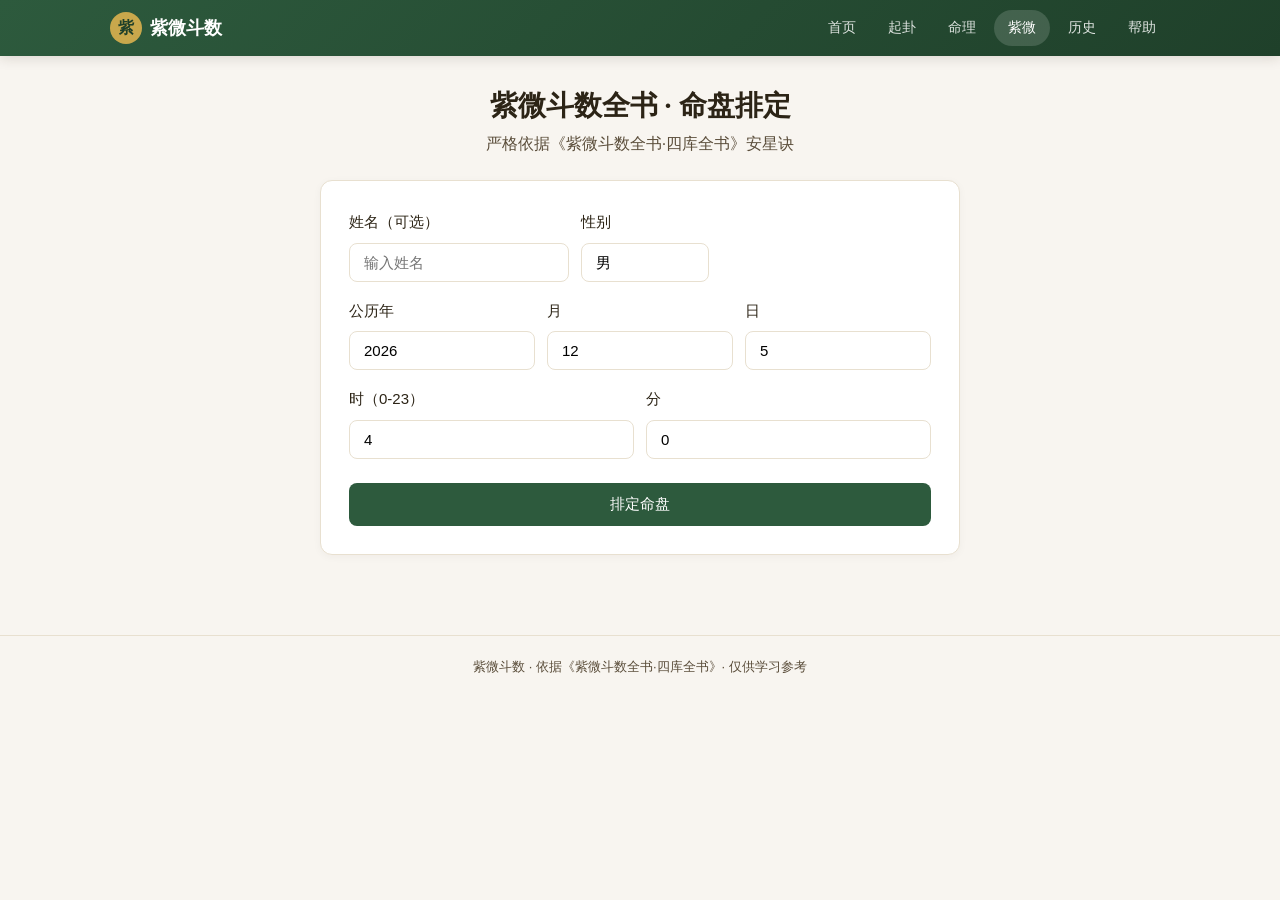
<file: ziwei.html>
<!DOCTYPE html>
<html lang="zh-CN">
<head>
    <meta charset="UTF-8" />
    <meta name="viewport" content="width=device-width, initial-scale=1.0" />
    <title>紫微斗数 · 紫微排盘</title>
    <link rel="stylesheet" href="css/style.css" />
    <style>
        .ziwei-container { max-width: 1000px; margin: 0 auto; }
        .zw-form { max-width: 640px; margin: 0 auto; }
        .zw-form .grid-3 { display: grid; grid-template-columns: repeat(3, 1fr); gap: 12px; }
        .zw-form .grid-2 { display: grid; grid-template-columns: repeat(2, 1fr); gap: 12px; }

        .pan-grid {
            display: grid;
            grid-template-columns: repeat(4, 1fr);
            grid-template-rows: repeat(4, 1fr);
            gap: 5px;
            max-width: 700px;
            margin: 0 auto;
            aspect-ratio: 1;
        }
        .pan-gong {
            background: #fff;
            border: 1.5px solid var(--xuan-border);
            border-radius: 8px;
            padding: 6px 5px;
            display: flex;
            flex-direction: column;
            font-size: 11px;
            line-height: 1.45;
            position: relative;
            min-height: 0;
            overflow: hidden;
        }
        .pan-gong:hover { border-color: var(--xuan-gold); }
        .pan-gong.ming { border-color: var(--xuan-green); border-width: 2px; background: rgba(45,90,61,0.03); }
        .pan-gong.shen { border-color: var(--xuan-gold); border-width: 2px; background: rgba(201,168,76,0.04); }
        .pan-gong .gong-title {
            display: flex; justify-content: space-between; align-items: baseline;
            border-bottom: 1px dashed var(--xuan-border);
            padding-bottom: 2px; margin-bottom: 3px;
            flex-shrink: 0;
        }
        .pan-gong .gong-name { font-weight: 700; color: var(--xuan-dark); font-family: var(--font-serif); font-size: 12px; }
        .pan-gong .gong-zhi { color: var(--xuan-brown); font-size: 10px; }
        .pan-gong .gong-gan { color: var(--xuan-gold); font-size: 10px; margin-bottom: 2px; flex-shrink: 0; }
        .pan-gong .star-list { flex: 1; display: flex; flex-direction: column; gap: 1px; overflow-y: auto; }
        .pan-gong .star-row { display: flex; flex-wrap: wrap; gap: 2px; }
        .pan-gong .star {
            display: inline-block; padding: 0 3px; border-radius: 4px; font-size: 10px;
            white-space: nowrap; line-height: 1.5;
        }
        .star-zhu { color: var(--xuan-red); font-weight: 700; border: 1px solid rgba(184,58,42,0.2); background: rgba(184,58,42,0.05); }
        .star-fu { color: var(--xuan-green); border: 1px solid rgba(45,90,61,0.15); background: rgba(45,90,61,0.04); }
        .star-sihua { color: #fff; background: var(--xuan-gold); font-weight: 700; font-size: 9px; padding: 0 4px; }
        .star-sha { color: #888; font-size: 9px; }

        .pan-center {
            grid-column: 2 / span 2; grid-row: 2 / span 2;
            display: flex; flex-direction: column; align-items: center; justify-content: center;
            background: var(--xuan-paper); border: 2px solid var(--xuan-gold); border-radius: 10px;
            text-align: center; padding: 10px;
        }
        .pan-center .center-title { font-family: var(--font-serif); font-size: 16px; font-weight: 700; color: var(--xuan-dark); margin-bottom: 4px; }
        .pan-center .center-ju { font-size: 20px; font-weight: 700; color: var(--xuan-green); font-family: var(--font-serif); margin: 6px 0; }
        .pan-center .center-info { font-size: 11px; color: var(--xuan-brown); line-height: 1.7; }

        .daxian-table { width: 100%; border-collapse: collapse; font-size: 13px; margin-top: 10px; }
        .daxian-table th, .daxian-table td { border: 1px solid var(--xuan-border); padding: 8px; text-align: center; }
        .daxian-table th { background: var(--xuan-paper); font-weight: 600; }
        .daxian-table .active { background: rgba(45,90,61,0.08); color: var(--xuan-green); font-weight: 700; }

        .sihua-bar { display: flex; gap: 8px; flex-wrap: wrap; justify-content: center; margin: 10px 0; }
        .sihua-item { display: flex; align-items: center; gap: 6px; padding: 6px 14px; background: #fff; border: 1px solid var(--xuan-border); border-radius: 20px; font-size: 13px; }
        .sihua-label { color: var(--xuan-brown); }
        .sihua-star { font-weight: 700; color: var(--xuan-dark); font-family: var(--font-serif); }

        .info-row { display: flex; gap: 8px; flex-wrap: wrap; font-size: 13px; color: var(--xuan-brown); }
        .info-row span { background: var(--xuan-paper); padding: 4px 10px; border-radius: 6px; }

        @media (max-width: 768px) {
            .pan-grid { max-width: 100%; gap: 3px; }
            .pan-gong { padding: 3px 2px; font-size: 9px; border-radius: 5px; }
            .pan-gong .gong-name { font-size: 10px; }
            .pan-gong .star { font-size: 8px; padding: 0 2px; }
            .pan-center { padding: 6px; }
            .pan-center .center-title { font-size: 13px; }
            .pan-center .center-info { font-size: 9px; }
            .pan-center .center-ju { font-size: 16px; }
            .daxian-table { font-size: 12px; }
            .daxian-table th, .daxian-table td { padding: 6px 4px; }
            .sihua-item { padding: 5px 10px; font-size: 12px; }
            .zw-form .grid-3 { grid-template-columns: repeat(2, 1fr); }
        }
        @media (max-width: 480px) {
            .pan-grid { gap: 2px; }
            .pan-gong { padding: 2px; font-size: 8px; }
            .pan-gong .gong-name { font-size: 9px; }
            .pan-gong .gong-gan, .pan-gong .gong-zhi { font-size: 8px; }
            .pan-gong .star { font-size: 7px; padding: 0 1px; border-radius: 2px; }
            .pan-center .center-title { font-size: 11px; }
            .pan-center .center-ju { font-size: 14px; }
            .pan-center .center-info { font-size: 8px; line-height: 1.5; }
            .daxian-table { font-size: 11px; }
            .daxian-table th, .daxian-table td { padding: 5px 3px; }
            .sihua-bar { gap: 5px; }
            .sihua-item { padding: 4px 8px; font-size: 11px; }
            .zw-form .grid-3 { grid-template-columns: 1fr; }
            .zw-form .grid-2 { grid-template-columns: 1fr; }
        }
        @media (max-width: 360px) {
            .pan-gong { padding: 2px 1px; }
            .pan-gong .star { font-size: 6.5px; }
        }
    </style>
</head>
<body>
    <nav class="nav-main">
        <div class="nav-inner">
            <div class="nav-brand">
                <span class="nav-logo">紫</span>
                <span class="nav-title">紫微斗数</span>
            </div>
            <div class="nav-links">
                <a href="index.html">首页</a>
                <a href="qigua.html">起卦</a>
                <a href="mingli.html">命理</a>
                <a href="ziwei.html" class="active">紫微</a>
                <a href="lishi.html">历史</a>
                <a href="bangzhu.html">帮助</a>
            </div>
        </div>
    </nav>

    <main class="container">
        <h2 class="page-title text-center mb-2">紫微斗数全书 · 命盘排定</h2>
        <p class="page-subtitle text-center mb-6">严格依据《紫微斗数全书·四库全书》安星诀</p>

        <!-- 输入区 -->
        <div id="input-section" class="card-white zw-form mb-6">
            <div class="space-y-4 mb-6">
                <div class="flex gap-3">
                    <div class="flex-1">
                        <label class="block font-medium mb-2">姓名（可选）</label>
                        <input type="text" id="zw-name" placeholder="输入姓名" class="w-full" />
                    </div>
                    <div class="w-32">
                        <label class="block font-medium mb-2">性别</label>
                        <select id="zw-gender" class="w-full" style="padding:10px 14px;border:1px solid var(--xuan-border);border-radius:8px;background:#fff;">
                            <option value="男">男</option>
                            <option value="女">女</option>
                        </select>
                    </div>
                </div>
                <div class="grid-3">
                    <div><label class="block font-medium mb-2">公历年</label><input type="number" id="zw-year" class="w-full" /></div>
                    <div><label class="block font-medium mb-2">月</label><input type="number" id="zw-month" min="1" max="12" class="w-full" /></div>
                    <div><label class="block font-medium mb-2">日</label><input type="number" id="zw-day" min="1" max="31" class="w-full" /></div>
                </div>
                <div class="grid-2">
                    <div><label class="block font-medium mb-2">时（0-23）</label><input type="number" id="zw-hour" min="0" max="23" class="w-full" /></div>
                    <div><label class="block font-medium mb-2">分</label><input type="number" id="zw-minute" min="0" max="59" value="0" class="w-full" /></div>
                </div>
            </div>
            <button onclick="doPaiPan()" class="btn-primary w-full py-3 text-lg">排定命盘</button>
        </div>

        <!-- 结果区 -->
        <div id="result-section" class="hidden">
            <div class="card-white mb-6" id="basic-info"></div>

            <div class="card-white mb-6">
                <h3 class="font-serif text-lg font-bold mb-3 text-center">生年四化</h3>
                <div class="sihua-bar" id="sihua-bar"></div>
            </div>

            <div class="card-white mb-6">
                <h3 class="font-serif text-lg font-bold mb-4 text-center">紫微命盘</h3>
                <div class="pan-grid" id="pan-grid"></div>
            </div>

            <div class="card-white mb-6">
                <h3 class="font-serif text-lg font-bold mb-3 text-center">大限运程</h3>
                <div id="daxian-area"></div>
            </div>

            <div class="card-white mb-6">
                <h3 class="font-serif text-lg font-bold mb-3 text-center">星曜庙旺利陷</h3>
                <div id="miaowang-area"></div>
            </div>

            <div class="card-white mb-6">
                <h3 class="font-serif text-lg font-bold mb-3 text-center">小限运程</h3>
                <div id="xiaoxian-area"></div>
            </div>

            <div class="card-white mb-6">
                <h3 class="font-serif text-lg font-bold mb-3 text-center">流年太岁</h3>
                <div id="liunian-area"></div>
            </div>

            <div class="card-white mb-6">
                <h3 class="font-serif text-lg font-bold mb-3 text-center">命宫格局</h3>
                <div id="minggong-geju-area"></div>
            </div>

            <div class="mt-4 flex gap-3 flex-wrap justify-center">
                <button onclick="saveCurrentPan()" class="btn-outline">保存记录</button>
                <button onclick="location.reload()" class="btn-outline">重新排盘</button>
                <a href="mingli.html" class="btn-outline">返回命理</a>
                <a href="lishi.html" class="btn-outline">查看历史</a>
            </div>
        </div>
    </main>

    <footer class="footer">
        <p>紫微斗数 · 依据《紫微斗数全书·四库全书》· 仅供学习参考</p>
    </footer>

    <script src="js/ziwei-engine.js"></script>
    <script>
        function setNow() {
            let n = new Date();
            document.getElementById('zw-year').value = n.getFullYear();
            document.getElementById('zw-month').value = n.getMonth() + 1;
            document.getElementById('zw-day').value = n.getDate();
            document.getElementById('zw-hour').value = n.getHours();
            document.getElementById('zw-minute').value = n.getMinutes();
        }
        window.onload = function() {
            setNow();
            // 检查是否从历史记录跳转过来
            const saved = sessionStorage.getItem('ziweiResult');
            if (saved) {
                try {
                    let record = JSON.parse(saved);
                    currentPan = record;
                    document.getElementById('input-section').classList.add('hidden');
                    document.getElementById('result-section').classList.remove('hidden');
                    renderBasicInfo(record);
                    renderSiHua(record);
                    renderPanGrid(record);
                    renderDaXian(record);
                    sessionStorage.removeItem('ziweiResult');
                } catch(e) {}
            }
        };

        let currentPan = null;

        function doPaiPan() {
            let name = document.getElementById('zw-name').value.trim();
            let gender = document.getElementById('zw-gender').value;
            let year = parseInt(document.getElementById('zw-year').value);
            let month = parseInt(document.getElementById('zw-month').value);
            let day = parseInt(document.getElementById('zw-day').value);
            let hour = parseInt(document.getElementById('zw-hour').value) || 0;
            if (!year || !month || !day) { alert('请填写完整出生日期'); return; }

            let result = window.paiZiWeiPan(year, month, day, hour, gender, name);
            // 补充新模块
            result.xiaoXian = window.getXiaoXian(result.mingGong.idx, gender, year);
            result.liuNianTaiSui = window.getLiuNianTaiSui(year, new Date().getFullYear());
            result.mingGongGeJu = window.getMingGongGeJu(result.gongWei, result.mingGong.idx, result.siHua);
            result.miaoWang = {};
            result.gongWei.forEach(g => {
                g.stars.forEach(s => {
                    if (s.type === 'zhu' || s.type === 'fu') {
                        const mw = window.getMiaoWang(s.name, g.zhi);
                        if (!result.miaoWang[g.name]) result.miaoWang[g.name] = [];
                        result.miaoWang[g.name].push({star: s.name, zhi: g.zhi, miaoWang: mw});
                    }
                });
            });
            currentPan = result;

            document.getElementById('input-section').classList.add('hidden');
            document.getElementById('result-section').classList.remove('hidden');
            document.getElementById('result-section').scrollIntoView({behavior:'smooth'});

            renderBasicInfo(result);
            renderSiHua(result);
            renderPanGrid(result);
            renderDaXian(result);
            renderMiaoWang(result);
            renderXiaoXian(result);
            renderLiuNianTaiSui(result);
            renderMingGongGeJu(result);

            // 自动保存
            try {
                let savedId = window.saveZiWeiHistory(result);
                if (savedId) console.log('紫微命盘已自动保存，编号：' + savedId);
            } catch(e) {}
        }

        function renderBasicInfo(r) {
            let s = r.siZhu;
            let html = `
                <div class="flex flex-wrap items-center justify-between gap-4">
                    <div>
                        <h3 class="font-serif text-xl font-bold">${r.name || '命盘'} · ${r.gender}命 · ${s.year}年</h3>
                        <div class="info-row mt-2"><span>四柱：${s.year} ${s.month} ${s.day} ${s.time}</span></div>
                    </div>
                    <div class="text-right">
                        <div class="text-sm text-xuan-brown">五行局</div>
                        <div class="font-serif text-xl font-bold text-xuan-green">${r.wuXingJu.ju}</div>
                        <div class="text-xs text-xuan-gold">${r.wuXingJu.nayin}</div>
                    </div>
                </div>
                <div class="grid grid-cols-3 gap-3 mt-4">
                    <div class="p-3 bg-xuan-paper rounded-lg text-center">
                        <div class="text-sm text-xuan-brown">命宫</div>
                        <div class="font-serif text-lg font-bold text-xuan-green">${r.mingGong.ganZhi}</div>
                        <div class="text-xs text-xuan-brown">${r.mingGong.zhi}</div>
                    </div>
                    <div class="p-3 bg-xuan-paper rounded-lg text-center">
                        <div class="text-sm text-xuan-brown">身宫</div>
                        <div class="font-serif text-lg font-bold text-xuan-gold">${r.shenGong.ganZhi}</div>
                        <div class="text-xs text-xuan-brown">${r.shenGong.zhi}</div>
                    </div>
                    <div class="p-3 bg-xuan-paper rounded-lg text-center">
                        <div class="text-sm text-xuan-brown">紫微·天府</div>
                        <div class="font-serif text-lg font-bold">${r.ziWei.zhi} · ${r.tianFu.zhi}</div>
                    </div>
                </div>
            `;
            document.getElementById('basic-info').innerHTML = html;
        }

        function renderSiHua(r) {
            let h = r.siHua;
            let html = `
                <div class="sihua-item"><span class="sihua-label">化禄</span><span class="sihua-star text-xuan-red">${h.lu}</span></div>
                <div class="sihua-item"><span class="sihua-label">化权</span><span class="sihua-star text-xuan-green">${h.quan}</span></div>
                <div class="sihua-item"><span class="sihua-label">化科</span><span class="sihua-star text-xuan-gold">${h.ke}</span></div>
                <div class="sihua-item"><span class="sihua-label">化忌</span><span class="sihua-star">${h.ji}</span></div>
            `;
            document.getElementById('sihua-bar').innerHTML = html;
        }

        function renderPanGrid(r) {
            const grid = document.getElementById('pan-grid');
            grid.innerHTML = '';

            const Z = {子:0,丑:1,寅:2,卯:3,辰:4,巳:5,午:6,未:7,申:8,酉:9,戌:10,亥:11};
            const board = [
                [Z.巳, Z.午, Z.未, Z.申],
                [Z.辰, -1, -1, Z.酉],
                [Z.卯, -1, -1, Z.戌],
                [Z.寅, Z.丑, Z.子, Z.亥]
            ];

            const gongMap = {};
            r.gongWei.forEach(g => { gongMap[g.idx] = g; });

            for (let row=0; row<4; row++) {
                for (let col=0; col<4; col++) {
                    const zhiIdx = board[row][col];
                    if (zhiIdx === -1) {
                        if (row===1 && col===1) {
                            const center = document.createElement('div');
                            center.className = 'pan-center';
                            center.innerHTML = `
                                <div class="center-title">紫微斗数</div>
                                <div class="center-ju">${r.wuXingJu.ju}</div>
                                <div class="center-info">
                                    ${r.name || '命盘'} · ${r.gender}命<br>
                                    ${r.siZhu.year} ${r.siZhu.month}<br>
                                    ${r.siZhu.day} ${r.siZhu.time}
                                </div>
                            `;
                            grid.appendChild(center);
                        }
                        continue;
                    }
                    const gong = gongMap[zhiIdx];
                    const div = document.createElement('div');
                    div.className = 'pan-gong' + (gong.isMing ? ' ming' : '') + (gong.isShen ? ' shen' : '');

                    const zhuStars = gong.stars.filter(s=>s.type==='zhu').map(s=>s.name);
                    const fuStars = gong.stars.filter(s=>s.type==='fu').map(s=>s.name);
                    const siHuaStars = gong.stars.filter(s=>s.type==='sihua').map(s=>s.name);

                    let starHtml = '';
                    if (zhuStars.length) {
                        starHtml += `<div class="star-row">${zhuStars.map(s=>{
                            const mw = (window.getMiaoWang && window.MIAO_WANG) ? window.getMiaoWang(s, gong.zhi) : "";
                            const mwColor = (window.MIAO_WANG_COLOR && mw) ? (window.MIAO_WANG_COLOR[mw] || '#5a4d3a') : '#5a4d3a';
                            return `<span class="star star-zhu" style="border-color:${mwColor};color:${mwColor}">${s}${mw ? '<sup style="font-size:8px;margin-left:1px">'+mw+'</sup>' : ''}</span>`;
                        }).join('')}</div>`;
                    }
                    if (siHuaStars.length) {
                        starHtml += `<div class="star-row">${siHuaStars.map(s=>`<span class="star star-sihua">${s}</span>`).join('')}</div>`;
                    }
                    if (fuStars.length) {
                        starHtml += `<div class="star-row">${fuStars.slice(0,7).map(s=>{
                            const mw = (window.getMiaoWang && window.MIAO_WANG) ? window.getMiaoWang(s, gong.zhi) : "";
                            const mwColor = (window.MIAO_WANG_COLOR && mw) ? (window.MIAO_WANG_COLOR[mw] || '#5a4d3a') : '#5a4d3a';
                            return `<span class="star star-fu" style="border-color:${mwColor};color:${mwColor}">${s}${mw ? '<sup style="font-size:8px;margin-left:1px">'+mw+'</sup>' : ''}</span>`;
                        }).join('')}</div>`;
                    }

                    div.innerHTML = `
                        <div class="gong-title">
                            <span class="gong-name">${gong.name}${gong.isMing?'·命':''}${gong.isShen?'·身':''}</span>
                            <span class="gong-zhi">${gong.zhi}</span>
                        </div>
                        <div class="gong-gan">${gong.ganZhi}</div>
                        <div class="star-list">${starHtml}</div>
                    `;
                    grid.appendChild(div);
                }
            }
        }

        function renderDaXian(r) {
            let currentAge = new Date().getFullYear() - r.birthTime.year;
            let html = `<table class="daxian-table">
                <tr><th>大限</th><th>宫位</th><th>地支</th><th>年龄</th><th>状态</th></tr>`;
            r.daXian.forEach((d,i) => {
                const isCurrent = currentAge >= d.startAge && currentAge <= d.endAge;
                html += `<tr class="${isCurrent?'active':''}">
                    <td>${d.gong}</td>
                    <td>${window.GONG_NAME[i]}</td>
                    <td>${d.zhi}</td>
                    <td>${d.startAge}-${d.endAge}岁</td>
                    <td>${isCurrent?'★ 当前大限':''}</td>
                </tr>`;
            });
            html += '</table>';
            document.getElementById('daxian-area').innerHTML = html;
        }
            function renderMiaoWang(r) {
            let html = '<div class="space-y-3">';
            const levelOrder = ["庙","旺","得","利","平","不","陷"];
            const levelColor = {"庙":"#b83a2a","旺":"#c9a84c","得":"#2d5a3d","利":"#5a7d6a","平":"#5a4d3a","不":"#888","陷":"#999"};

            // 按宫位分组展示
            r.gongWei.forEach(g => {
                const zhuStars = g.stars.filter(s=>s.type==='zhu');
                const fuStars = g.stars.filter(s=>s.type==='fu');
                if (zhuStars.length === 0 && fuStars.length === 0) return;

                html += `<div class="p-3 bg-xuan-paper rounded-lg"><div class="font-medium mb-2">${g.name}（${g.zhi}）</div><div class="flex flex-wrap gap-2">`;
                [...zhuStars, ...fuStars].forEach(s => {
                    const mw = (window.getMiaoWang && window.MIAO_WANG) ? window.getMiaoWang(s.name, g.zhi) : "";
                    const color = (levelColor && mw) ? (levelColor[mw] || '#5a4d3a') : '#5a4d3a';
                    const typeClass = s.type === 'zhu' ? 'font-bold' : '';
                    html += `<span class="px-2 py-1 rounded text-xs ${typeClass}" style="border:1px solid ${color};color:${color};background:rgba(255,255,255,0.5)">${s.name}${mw ? '<sup>'+mw+'</sup>' : ''}</span>`;
                });
                html += '</div></div>';
            });

            html += '<div class="mt-3 text-sm text-xuan-brown space-y-1"><p><b>庙旺利陷说明：</b></p><p><span style="color:#b83a2a">庙</span>：最旺，吉星增吉，凶星减凶</p><p><span style="color:#c9a84c">旺</span>：次旺，力量充沛</p><p><span style="color:#2d5a3d">得</span>：得力，发挥正常</p><p><span style="color:#5a7d6a">利</span>：有利，尚能发挥</p><p><span style="color:#5a4d3a">平</span>：平和，力量一般</p><p><span style="color:#888">不</span>：不得力，力量减弱</p><p><span style="color:#999">陷</span>：落陷，吉星减吉，凶星增凶</p></div>';
            html += '</div>';
            document.getElementById('miaowang-area').innerHTML = html;
        }

        function renderXiaoXian(r) {
            const currentAge = new Date().getFullYear() - r.birthTime.year;
            let xiaoXian = r.xiaoXian;
            // 防御：如果数据无效，重新计算
            if (!xiaoXian || !Array.isArray(xiaoXian) || xiaoXian.length < 120 || !xiaoXian[0] || !xiaoXian[0].zhi) {
                if (typeof window.getXiaoXian === 'function') {
                    xiaoXian = window.getXiaoXian(r.mingGong.idx, r.gender, r.birthTime.year);
                } else {
                    xiaoXian = [];
                }
            }
            let html = '<div class="space-y-3">';
            html += '<div class="grid grid-cols-6 gap-2 text-sm">';
            for (let i = 0; i < 12; i++) {
                const age = currentAge + i;
                if (age < 1) continue;
                const xx = xiaoXian[age - 1];
                const zhi = (xx && xx.zhi) ? xx.zhi : '?';
                const isCurrent = i === 0;
                html += `<div class="p-2 rounded-lg text-center ${isCurrent ? 'bg-xuan-green/10 border border-xuan-green' : 'bg-xuan-paper'}"><div class="text-xs text-xuan-brown">${age}岁</div><div class="font-serif font-bold ${isCurrent ? 'text-xuan-green' : 'text-xuan-dark'}">${zhi}</div>${isCurrent ? '<div class="text-xs text-xuan-green">★ 当前</div>' : ''}</div>`;
            }
            html += '</div>';
            html += '<div class="mt-3 text-sm text-xuan-brown"><p><b>小限起法：</b>男顺女逆，从命宫起，每年一宫。小限主该年吉凶，配合流年太岁同看。</p></div>';
            html += '</div>';
            document.getElementById('xiaoxian-area').innerHTML = html;
        }

        function renderLiuNianTaiSui(r) {
            const currentYear = new Date().getFullYear();
            let lnts = r.liuNianTaiSui;
            // 防御：如果数据无效，重新计算
            if (!lnts || !lnts.ganZhi || !lnts.zhi) {
                if (typeof window.getLiuNianTaiSui === 'function') {
                    lnts = window.getLiuNianTaiSui(r.birthTime.year, currentYear);
                } else {
                    lnts = { year: currentYear, ganZhi: '??', zhi: '?' };
                }
            }
            let html = '<div class="space-y-3">';
            html += '<div class="grid grid-cols-3 gap-3">';
            html += `<div class="p-3 bg-xuan-paper rounded-lg text-center"><div class="text-sm text-xuan-brown">当前年份</div><div class="font-serif text-xl font-bold text-xuan-green">${lnts.year || currentYear}</div></div>`;
            html += `<div class="p-3 bg-xuan-paper rounded-lg text-center"><div class="text-sm text-xuan-brown">太岁干支</div><div class="font-serif text-xl font-bold text-xuan-red">${lnts.ganZhi || '??'}</div></div>`;
            html += `<div class="p-3 bg-xuan-paper rounded-lg text-center"><div class="text-sm text-xuan-brown">太岁宫位</div><div class="font-serif text-xl font-bold text-xuan-gold">${lnts.zhi || '?'}</div></div>`;
            html += '</div>';

            // 最近5年太岁
            html += '<div class="mt-4"><p class="font-medium mb-2">最近五年太岁</p><div class="flex flex-wrap gap-2">';
            for (let i = -2; i <= 3; i++) {
                const year = currentYear + i;
                const gz = (typeof window.getYearGanZhi === 'function') ? window.getYearGanZhi(year) : (year + "年干支");
                const zhi = (typeof gz === 'string' && gz.length >= 2) ? gz[1] : "";
                const idx = (window.ZHI_IDX && zhi) ? window.ZHI_IDX[zhi] : 0;
                const gongName = (window.GONG_NAME) ? window.GONG_NAME[(idx - r.mingGong.idx + 12) % 12] : "";
                const isCurrent = i === 0;
                html += `<div class="p-2 rounded-lg text-center ${isCurrent ? 'bg-xuan-green/10 border border-xuan-green' : 'bg-xuan-paper'}" style="min-width:80px"><div class="text-xs text-xuan-brown">${year}年</div><div class="font-serif font-bold ${isCurrent ? 'text-xuan-green' : 'text-xuan-dark'}">${gz}</div><div class="text-xs text-xuan-brown">${gongName}</div>${isCurrent ? '<div class="text-xs text-xuan-green">★</div>' : ''}</div>`;
            }
            html += '</div></div>';

            html += '<div class="mt-3 text-sm text-xuan-brown"><p><b>流年太岁：</b>太岁为年中天子，主一年之吉凶。太岁所在宫位及三方四正吉凶，决定该年运势。太岁宜静不宜动，冲太岁则多变动。</p></div>';
            html += '</div>';
            document.getElementById('liunian-area').innerHTML = html;
        }

        function renderMingGongGeJu(r) {
            let html = '<div class="space-y-3">';
            r.mingGongGeJu.forEach(gj => {
                const color = gj.level === '上等' ? 'var(--xuan-green)' : gj.level === '中上' ? 'var(--xuan-gold)' : gj.level === '下等' ? 'var(--xuan-red)' : 'var(--xuan-brown)';
                html += `<div class="p-3 rounded-lg border-l-4" style="border-left-color:${color};background:rgba(255,255,255,0.6)"><div class="flex justify-between items-center"><span class="font-serif font-bold text-lg">${gj.name}</span><span class="text-xs px-2 py-1 rounded" style="background:${color};color:#fff">${gj.level}</span></div><p class="text-sm text-xuan-brown mt-1">${gj.desc}</p></div>`;
            });
            html += '<div class="mt-3 text-sm text-xuan-brown"><p><b>格局说明：</b>命宫格局为先天定数，主一生之大势。上等格局主富贵，中上格局主平顺，下等格局主多波折。然格局仅为先天，后天行运可补其不足。</p></div>';
            html += '</div>';
            document.getElementById('minggong-geju-area').innerHTML = html;
        }

        function saveCurrentPan() {
            if (!currentPan) { alert('无命盘数据可保存'); return; }
            try {
                let id = window.saveZiWeiHistory(currentPan);
                alert(id ? '已保存，编号：' + id : '保存失败');
            } catch(e) { alert('保存出错'); }
        }
    </script>
</body>
</html>
</file>
<file: css/style.css>
/* ================================================================
   style.css – 梅花易数全局样式（全设备适配版）
   ================================================================ */

/* ---------- 变量 ---------- */
:root {
    --xuan-green: #2d5a3d;
    --xuan-dark: #1f402a;
    --xuan-brown: #5a4d3a;
    --xuan-gold: #c9a84c;
    --xuan-red: #b83a2a;
    --xuan-paper: #f8f5f0;
    --xuan-border: #e8e0d0;
    --xuan-text: #2c2416;
    --xuan-light: #f0ece4;
    --font-serif: "Noto Serif SC", "SimSun", "STSong", serif;
    --font-sans: -apple-system, BlinkMacSystemFont, "Segoe UI", "PingFang SC", "Hiragino Sans GB", "Microsoft YaHei", sans-serif;
    --nav-height: 56px;
    --nav-height-mobile: 52px;
}

/* ---------- 基础重置 ---------- */
*, *::before, *::after { box-sizing: border-box; margin: 0; padding: 0; }
html { scroll-behavior: smooth; -webkit-text-size-adjust: 100%; }
body {
    font-family: var(--font-sans);
    background: var(--xuan-paper);
    color: var(--xuan-text);
    line-height: 1.7;
    min-height: 100vh;
    -webkit-font-smoothing: antialiased;
}

/* ---------- 导航 ---------- */
.nav-main {
    background: linear-gradient(135deg, var(--xuan-green) 0%, var(--xuan-dark) 100%);
    box-shadow: 0 2px 12px rgba(44,36,22,0.15);
    position: sticky;
    top: 0;
    z-index: 100;
}
.nav-inner {
    max-width: 1100px;
    margin: 0 auto;
    padding: 0 20px;
    display: flex;
    align-items: center;
    justify-content: space-between;
    height: var(--nav-height);
}
.nav-brand {
    display: flex;
    align-items: center;
    gap: 8px;
    color: #fff;
    font-weight: 700;
    font-size: 18px;
    white-space: nowrap;
    flex-shrink: 0;
}
.nav-logo {
    width: 32px; height: 32px;
    background: var(--xuan-gold);
    border-radius: 50%;
    display: flex; align-items: center; justify-content: center;
    font-size: 16px; color: var(--xuan-dark);
    flex-shrink: 0;
}
.nav-links {
    display: flex;
    gap: 4px;
    overflow-x: auto;
    -webkit-overflow-scrolling: touch;
    scrollbar-width: none;
    -ms-overflow-style: none;
}
.nav-links::-webkit-scrollbar { display: none; }
.nav-links a {
    color: rgba(255,255,255,0.85);
    text-decoration: none;
    padding: 6px 14px;
    border-radius: 20px;
    font-size: 14px;
    transition: all 0.2s;
    white-space: nowrap;
    flex-shrink: 0;
}
.nav-links a:hover,
.nav-links a.active {
    background: rgba(255,255,255,0.15);
    color: #fff;
}

/* ---------- 容器 ---------- */
.container {
    max-width: 1100px;
    margin: 0 auto;
    padding: 24px 20px 60px;
    width: 100%;
}

/* ---------- 排版 ---------- */
.page-title {
    font-family: var(--font-serif);
    font-size: 28px;
    font-weight: 700;
    color: var(--xuan-text);
    margin-bottom: 8px;
    line-height: 1.3;
}
.page-subtitle {
    color: var(--xuan-brown);
    font-size: 16px;
    line-height: 1.5;
}
.text-center { text-align: center; }
.text-sm { font-size: 14px; }
.text-xs { font-size: 12px; }
.text-lg { font-size: 18px; }
.font-medium { font-weight: 500; }
.font-bold { font-weight: 700; }
.font-serif { font-family: var(--font-serif); }

/* ---------- 颜色工具 ---------- */
.text-xuan-green { color: var(--xuan-green); }
.text-xuan-dark { color: var(--xuan-dark); }
.text-xuan-brown { color: var(--xuan-brown); }
.text-xuan-gold { color: var(--xuan-gold); }
.text-xuan-red { color: var(--xuan-red); }
.bg-xuan-green { background-color: var(--xuan-green); }
.bg-xuan-paper { background-color: var(--xuan-paper); }

/* ---------- 卡片 ---------- */
.card-white {
    background: #fff;
    border-radius: 12px;
    padding: 24px;
    border: 1px solid var(--xuan-border);
    box-shadow: 0 2px 8px rgba(44,36,22,0.04);
}
.card-home {
    background: #fff;
    border-radius: 16px;
    padding: 28px 16px 20px;
    text-align: center;
    border: 1px solid var(--xuan-border);
    transition: all 0.25s ease;
    display: flex;
    flex-direction: column;
    align-items: center;
    text-decoration: none;
    color: inherit;
}
.card-home:hover {
    transform: translateY(-4px);
    box-shadow: 0 8px 24px rgba(44,36,22,0.12);
}
.card-icon {
    width: 64px; height: 64px;
    border-radius: 50%;
    display: flex; align-items: center; justify-content: center;
    margin-bottom: 14px;
}
.card-icon svg {
    width: 30px; height: 30px;
    stroke-width: 2;
    fill: none;
}

/* ---------- 按钮 ---------- */
.btn-primary {
    display: inline-flex; align-items: center; justify-content: center;
    background: var(--xuan-green);
    color: #fff;
    border: none;
    border-radius: 8px;
    padding: 10px 24px;
    font-size: 15px;
    cursor: pointer;
    transition: all 0.2s;
    text-decoration: none;
    font-family: inherit;
    -webkit-appearance: none;
    appearance: none;
    touch-action: manipulation;
}
.btn-primary:hover { background: var(--xuan-dark); }
.btn-primary:disabled {
    background: #a0b8a8;
    cursor: not-allowed;
}
.btn-primary-sm {
    display: inline-block;
    padding: 8px 28px;
    background: var(--xuan-green);
    color: #fff;
    border-radius: 24px;
    font-size: 14px;
    transition: 0.2s;
    border: none;
    cursor: pointer;
    text-decoration: none;
    font-family: inherit;
    -webkit-appearance: none;
    appearance: none;
}
.btn-primary-sm:hover { background: var(--xuan-dark); }
.btn-outline {
    display: inline-flex; align-items: center; justify-content: center;
    background: transparent;
    color: var(--xuan-green);
    border: 1px solid var(--xuan-green);
    border-radius: 8px;
    padding: 10px 24px;
    font-size: 15px;
    cursor: pointer;
    transition: all 0.2s;
    text-decoration: none;
    font-family: inherit;
    -webkit-appearance: none;
    appearance: none;
    touch-action: manipulation;
}
.btn-outline:hover { background: var(--xuan-green); color: #fff; }

/* ---------- 铜钱起卦专用 ---------- */
.coin-option {
    display: flex;
    flex-direction: column;
    align-items: center;
    justify-content: center;
    padding: 12px 8px;
    border: 1px solid var(--xuan-border);
    border-radius: 10px;
    background: #fff;
    cursor: pointer;
    transition: all 0.2s;
    font-size: 13px;
    line-height: 1.5;
    min-height: 72px;
    text-align: center;
    -webkit-tap-highlight-color: transparent;
}
.coin-option:hover {
    border-color: var(--xuan-green);
    background: rgba(45,90,61,0.04);
}
.coin-option.selected {
    border-color: var(--xuan-green);
    background: rgba(45,90,61,0.08);
    box-shadow: 0 0 0 2px rgba(45,90,61,0.15);
}
.coin-option .small {
    font-size: 12px;
    color: var(--xuan-brown);
    margin-top: 2px;
}

/* ---------- 爻线 ---------- */
.yao-line-container {
    display: flex;
    align-items: center;
    justify-content: center;
    height: 36px;
    position: relative;
}
.yao-yang {
    width: 80px;
    height: 6px;
    background: var(--xuan-text);
    border-radius: 3px;
    position: relative;
}
.yao-yin {
    display: flex;
    gap: 8px;
    align-items: center;
}
.yao-yin span {
    width: 34px;
    height: 6px;
    background: var(--xuan-text);
    border-radius: 3px;
    display: inline-block;
}
.yao-dong::after {
    content: attr(data-mark);
    position: absolute;
    right: -28px;
    top: 50%;
    transform: translateY(-50%);
    font-size: 16px;
    color: var(--xuan-red);
    font-weight: bold;
}

/* ---------- 选项卡 ---------- */
.tab-btn {
    padding: 8px 16px;
    border: none;
    background: transparent;
    color: var(--xuan-brown);
    font-size: 14px;
    cursor: pointer;
    border-bottom: 2px solid transparent;
    transition: all 0.2s;
    white-space: nowrap;
    font-family: inherit;
    -webkit-appearance: none;
    appearance: none;
}
.tab-btn.active {
    color: var(--xuan-green);
    border-bottom-color: var(--xuan-green);
    font-weight: 500;
}
.tab-btn:hover { color: var(--xuan-dark); }
.tab-content { display: block; min-height: 60px; padding: 12px 0; }
.tab-content.hidden { display: none; }

/* ---------- 表单 ---------- */
input[type="text"],
input[type="number"],
select {
    width: 100%;
    padding: 10px 14px;
    border: 1px solid var(--xuan-border);
    border-radius: 8px;
    font-size: 15px;
    background: #fff;
    transition: border-color 0.2s;
    font-family: inherit;
    -webkit-appearance: none;
    appearance: none;
}
input[type="text"]:focus,
input[type="number"]:focus,
select:focus {
    outline: none;
    border-color: var(--xuan-green);
    box-shadow: 0 0 0 3px rgba(45,90,61,0.08);
}
label { display: block; margin-bottom: 6px; font-size: 15px; }

/* ---------- 所问事情按钮 ---------- */
.shiqing-btn {
    padding: 6px 14px;
    border: 1px solid var(--xuan-border);
    border-radius: 16px;
    background: #fff;
    color: var(--xuan-brown);
    font-size: 13px;
    cursor: pointer;
    transition: all 0.2s;
    font-family: inherit;
    -webkit-appearance: none;
    appearance: none;
    -webkit-tap-highlight-color: transparent;
}
.shiqing-btn:hover { border-color: var(--xuan-green); color: var(--xuan-green); }
.shiqing-btn.selected {
    background: var(--xuan-green);
    color: #fff;
    border-color: var(--xuan-green);
}

/* ---------- 工具类 ---------- */
.flex { display: flex; }
.items-center { align-items: center; }
.justify-between { justify-content: space-between; }
.justify-center { justify-content: center; }
.gap-2 { gap: 8px; }
.gap-3 { gap: 12px; }
.gap-4 { gap: 16px; }
.mb-2 { margin-bottom: 8px; }
.mb-3 { margin-bottom: 12px; }
.mb-4 { margin-bottom: 16px; }
.mb-6 { margin-bottom: 24px; }
.mt-2 { margin-top: 8px; }
.mt-4 { margin-top: 16px; }
.p-3 { padding: 12px; }
.p-4 { padding: 16px; }
.py-3 { padding-top: 12px; padding-bottom: 12px; }
.py-10 { padding-top: 40px; padding-bottom: 40px; }
.py-12 { padding-top: 48px; padding-bottom: 48px; }
.px-2 { padding-left: 8px; padding-right: 8px; }
.px-3 { padding-left: 12px; padding-right: 12px; }
.rounded { border-radius: 6px; }
.rounded-lg { border-radius: 10px; }
.w-full { width: 100%; }
.w-32 { width: 128px; }
.max-w-2xl { max-width: 640px; }
.mx-auto { margin-left: auto; margin-right: auto; }
.space-y-1 > * + * { margin-top: 4px; }
.space-y-3 > * + * { margin-top: 12px; }
.space-y-4 > * + * { margin-top: 16px; }
.hidden { display: none !important; }
.cursor-pointer { cursor: pointer; }
.overflow-x-auto { overflow-x: auto; -webkit-overflow-scrolling: touch; }
.border-b { border-bottom: 1px solid var(--xuan-border); }
.pb-2 { padding-bottom: 8px; }

/* ---------- Grid ---------- */
.grid { display: grid; }
.grid-cols-2 { grid-template-columns: repeat(2, 1fr); }
.grid-cols-3 { grid-template-columns: repeat(3, 1fr); }
.grid-cols-4 { grid-template-columns: repeat(4, 1fr); }
.grid-cols-5 { grid-template-columns: repeat(5, 1fr); }
.grid-cols-6 { grid-template-columns: repeat(6, 1fr); }
.gap-2 { gap: 8px; }
.gap-3 { gap: 12px; }
.gap-6 { gap: 24px; }

/* ---------- Footer ---------- */
.footer {
    text-align: center;
    padding: 20px;
    color: var(--xuan-brown);
    font-size: 13px;
    border-top: 1px solid var(--xuan-border);
}

/* ================================================================
   响应式设计
   ================================================================ */

/* 平板 (768px 以下) */
@media (max-width: 768px) {
    .nav-inner { padding: 0 12px; height: var(--nav-height-mobile); }
    .nav-brand { font-size: 15px; }
    .nav-logo { width: 28px; height: 28px; font-size: 14px; }
    .nav-links a { padding: 6px 10px; font-size: 13px; }
    .page-title { font-size: 22px; }
    .page-subtitle { font-size: 14px; }
    .container { padding: 16px 12px 40px; }
    .card-white { padding: 16px; border-radius: 10px; }
    .card-home { padding: 20px 12px 16px; }
    .card-icon { width: 52px; height: 52px; }
    .card-icon svg { width: 24px; height: 24px; }
    .btn-primary, .btn-outline { padding: 10px 18px; font-size: 14px; }
    .grid-cols-3 { grid-template-columns: repeat(2, 1fr); }
    .grid-cols-4 { grid-template-columns: repeat(2, 1fr); }
    .grid-cols-5 { grid-template-columns: repeat(3, 1fr); }
    .grid-cols-6 { grid-template-columns: repeat(3, 1fr); }
    .coin-option { min-height: 64px; font-size: 12px; padding: 10px 6px; }
    .yao-yang { width: 64px; }
    .yao-yin span { width: 26px; }
    .tab-btn { padding: 8px 12px; font-size: 13px; }
}

/* 手机 (480px 以下) */
@media (max-width: 480px) {
    .nav-inner { padding: 0 10px; }
    .nav-brand { font-size: 14px; gap: 6px; }
    .nav-logo { width: 26px; height: 26px; font-size: 12px; }
    .nav-links { gap: 2px; }
    .nav-links a { padding: 5px 8px; font-size: 12px; border-radius: 16px; }
    .page-title { font-size: 20px; }
    .page-subtitle { font-size: 13px; }
    .container { padding: 12px 10px 32px; }
    .card-white { padding: 14px; }
    .card-home { flex: 0 1 140px; min-width: 120px; padding: 16px 10px 12px; }
    .card-home h3 { font-size: 16px; }
    .card-home p { font-size: 12px; }
    .grid-cols-2 { grid-template-columns: 1fr; }
    .grid-cols-3 { grid-template-columns: 1fr; }
    .grid-cols-4 { grid-template-columns: repeat(2, 1fr); }
    .grid-cols-5 { grid-template-columns: repeat(2, 1fr); }
    .grid-cols-6 { grid-template-columns: repeat(2, 1fr); }
    .btn-primary, .btn-outline { padding: 10px 14px; font-size: 14px; width: 100%; }
    .btn-outline { margin-bottom: 8px; }
    input[type="text"],
    input[type="number"],
    select { padding: 10px 12px; font-size: 16px; } /* 16px防止iOS缩放 */
    .shiqing-btn { padding: 5px 10px; font-size: 12px; }
    .tab-btn { padding: 6px 10px; font-size: 12px; }
    .text-sm { font-size: 13px; }
    .text-xs { font-size: 11px; }
    .yao-line-container { height: 32px; }
    .yao-yang { width: 56px; height: 5px; }
    .yao-yin span { width: 22px; height: 5px; }
    .yao-dong::after { font-size: 14px; right: -22px; }
    .footer { padding: 16px 10px; font-size: 12px; }
    .overflow-x-auto { overflow-x: auto; display: block; width: 100%; }
}

/* 超小屏 (360px 以下) */
@media (max-width: 360px) {
    .nav-links a { padding: 4px 6px; font-size: 11px; }
    .page-title { font-size: 18px; }
    .grid-cols-4 { grid-template-columns: 1fr; }
    .grid-cols-5 { grid-template-columns: 1fr; }
    .grid-cols-6 { grid-template-columns: repeat(2, 1fr); }
    .card-home { flex: 0 1 100%; min-width: 100%; }
}

/* 大屏幕优化 */
@media (min-width: 1200px) {
    .container { max-width: 1200px; padding: 32px 24px 80px; }
    .card-white { padding: 28px; }
}

/* ---------- 打印样式 ---------- */
@media print {
    .nav-main { display: none; }
    .footer { display: none; }
    .container { padding: 0; }
    .card-white { box-shadow: none; border: 1px solid #ddd; }
    body { background: #fff; }
}
</file>
